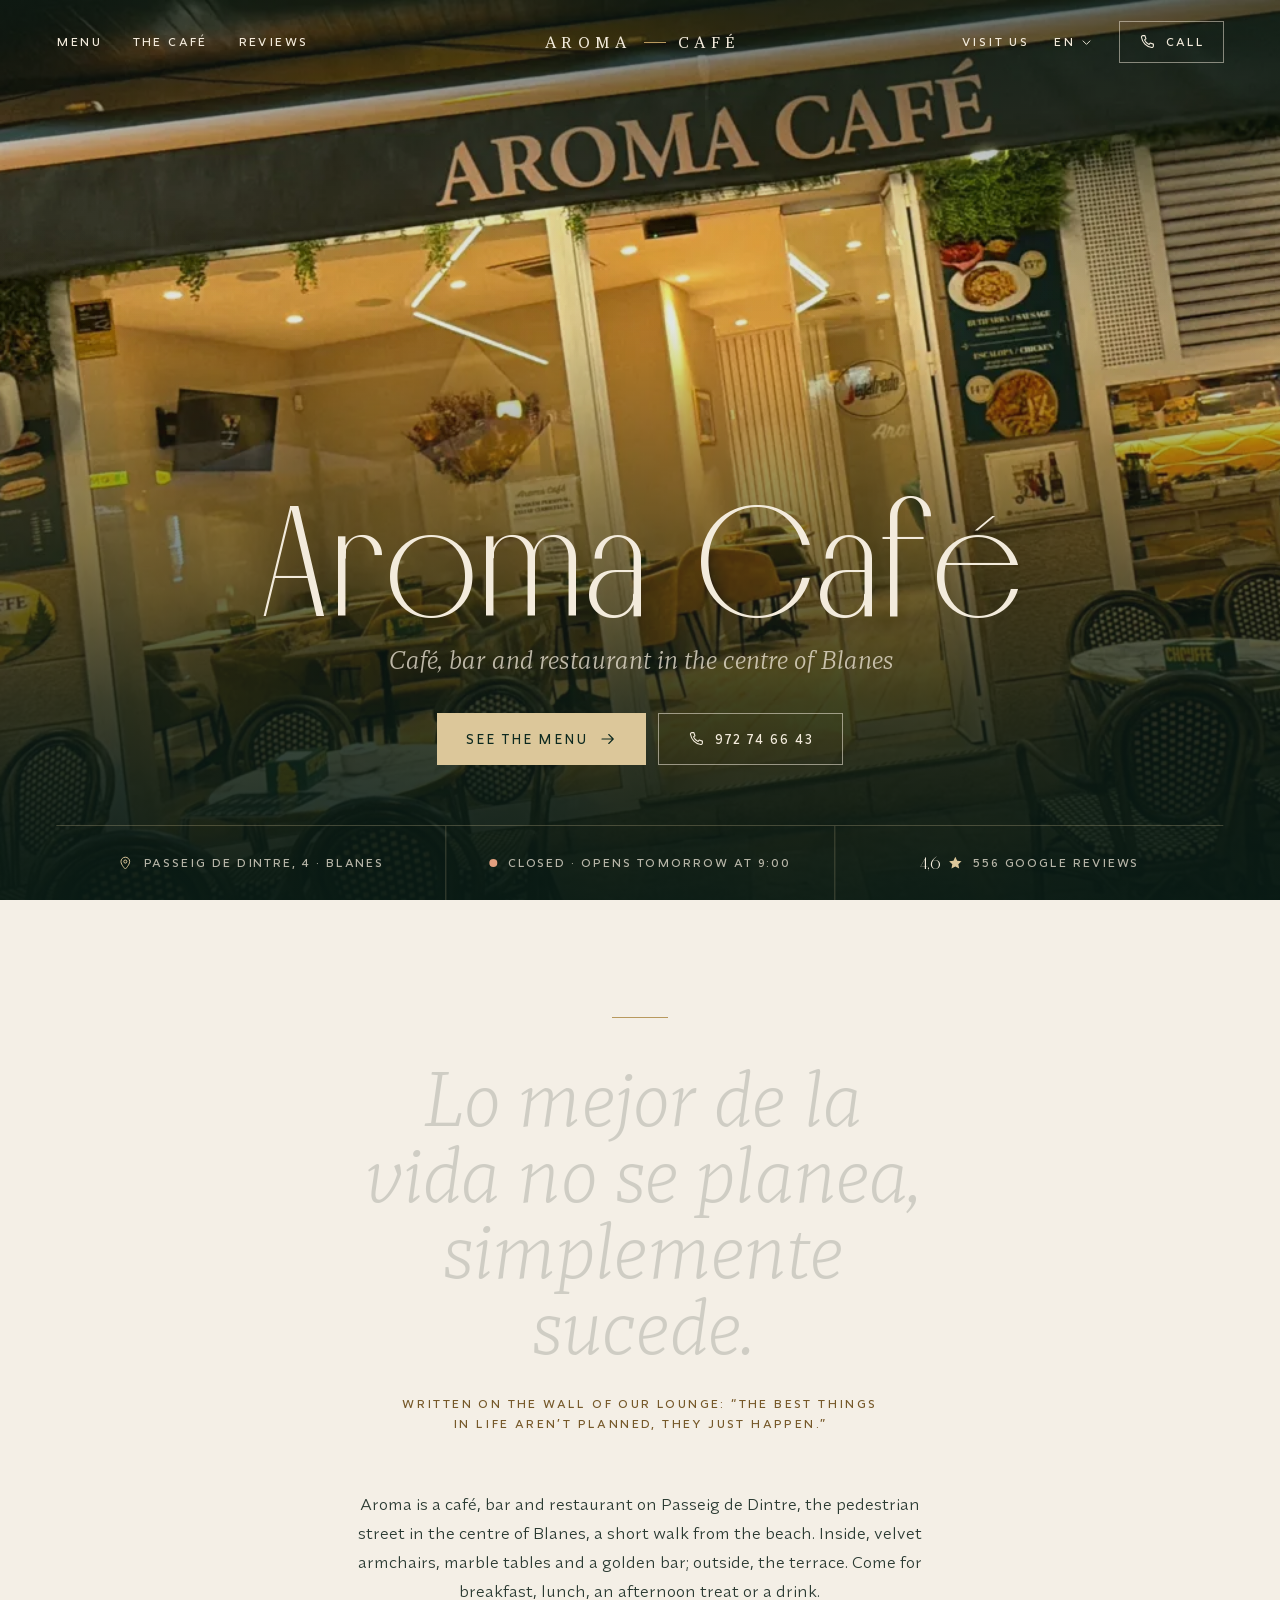
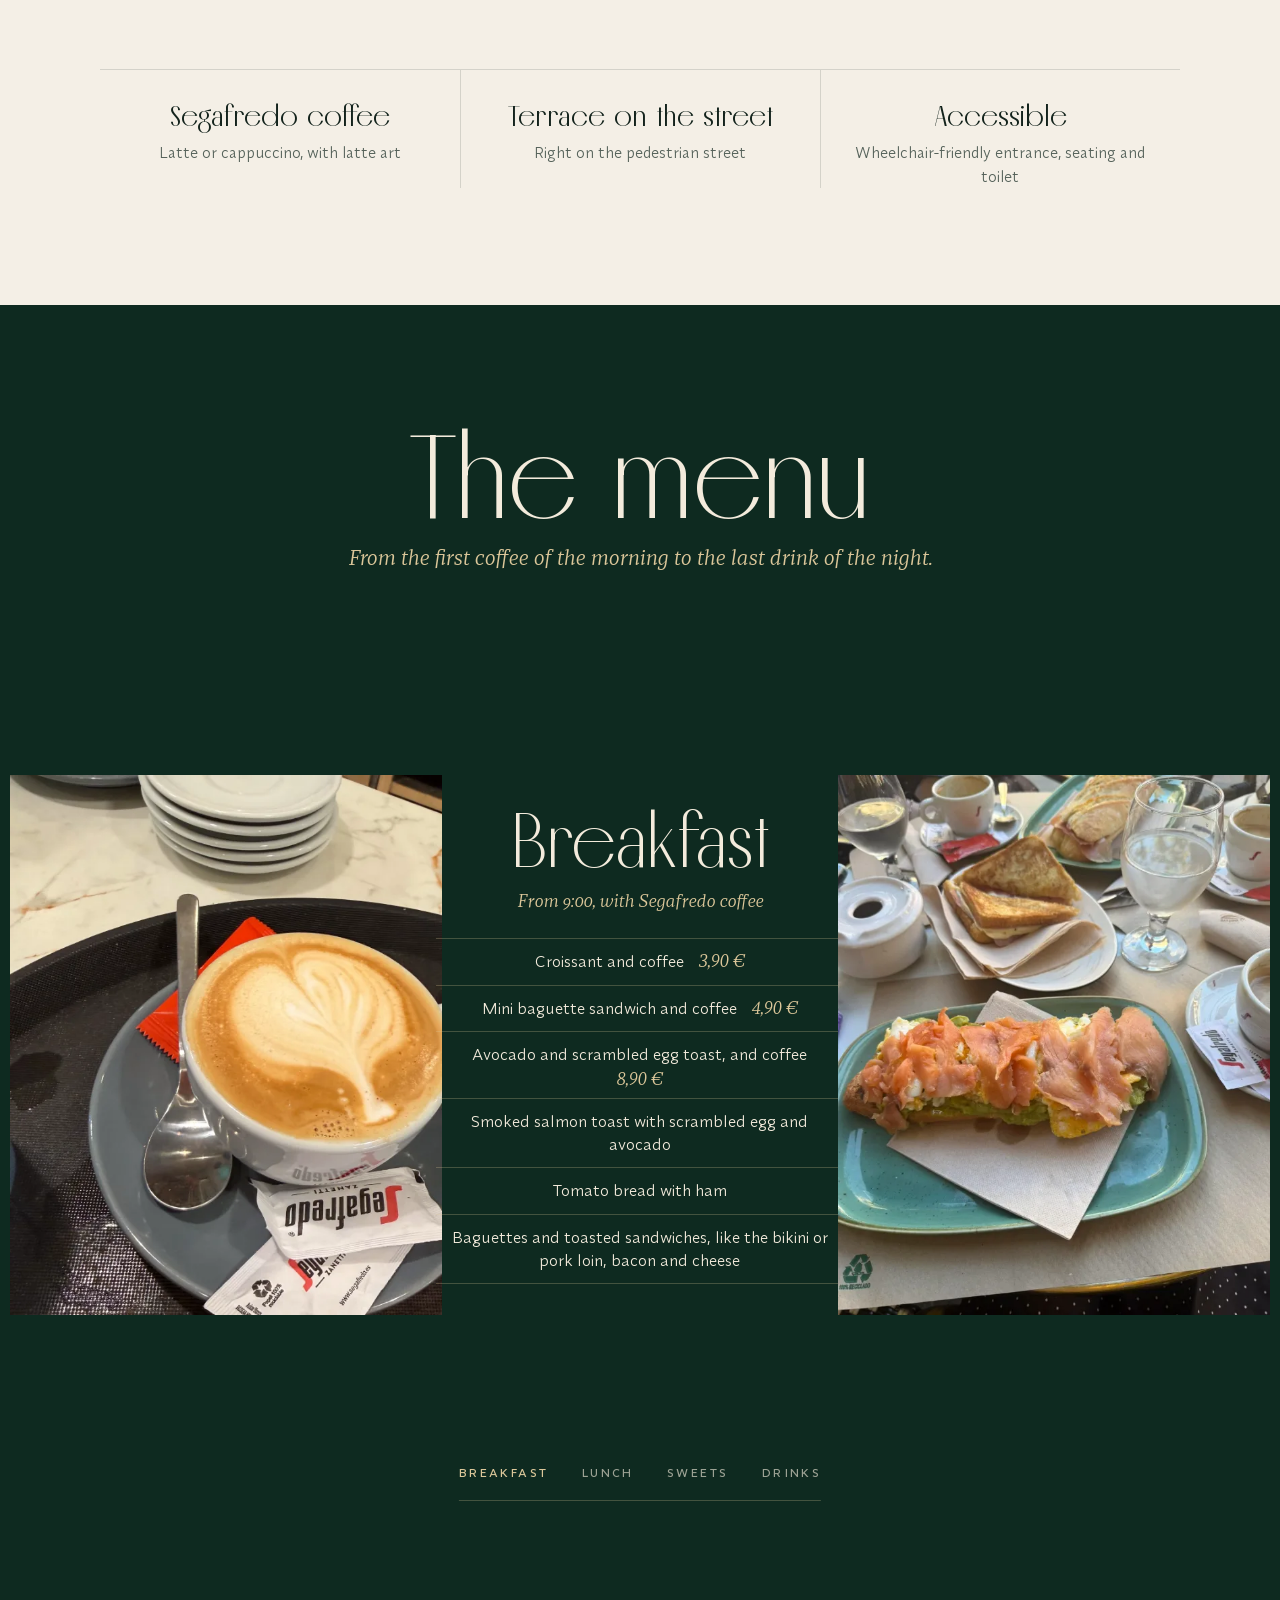
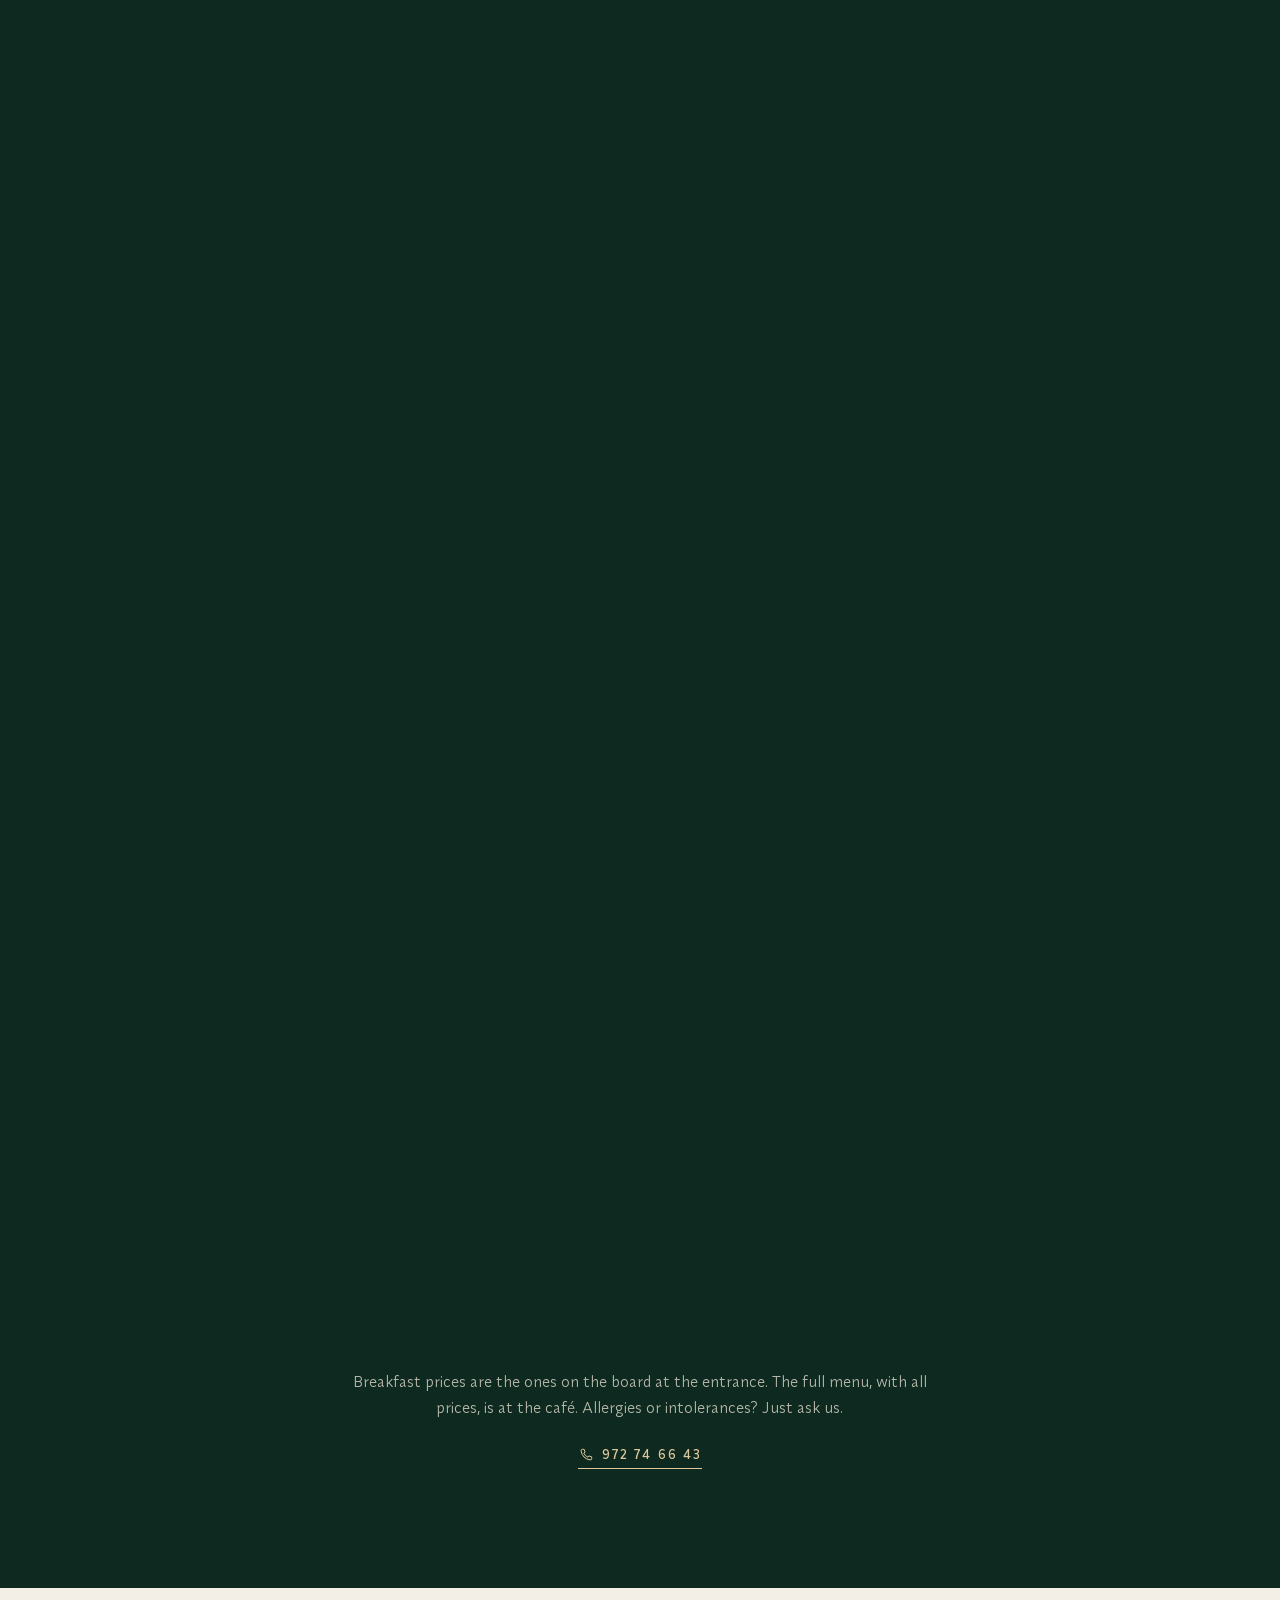
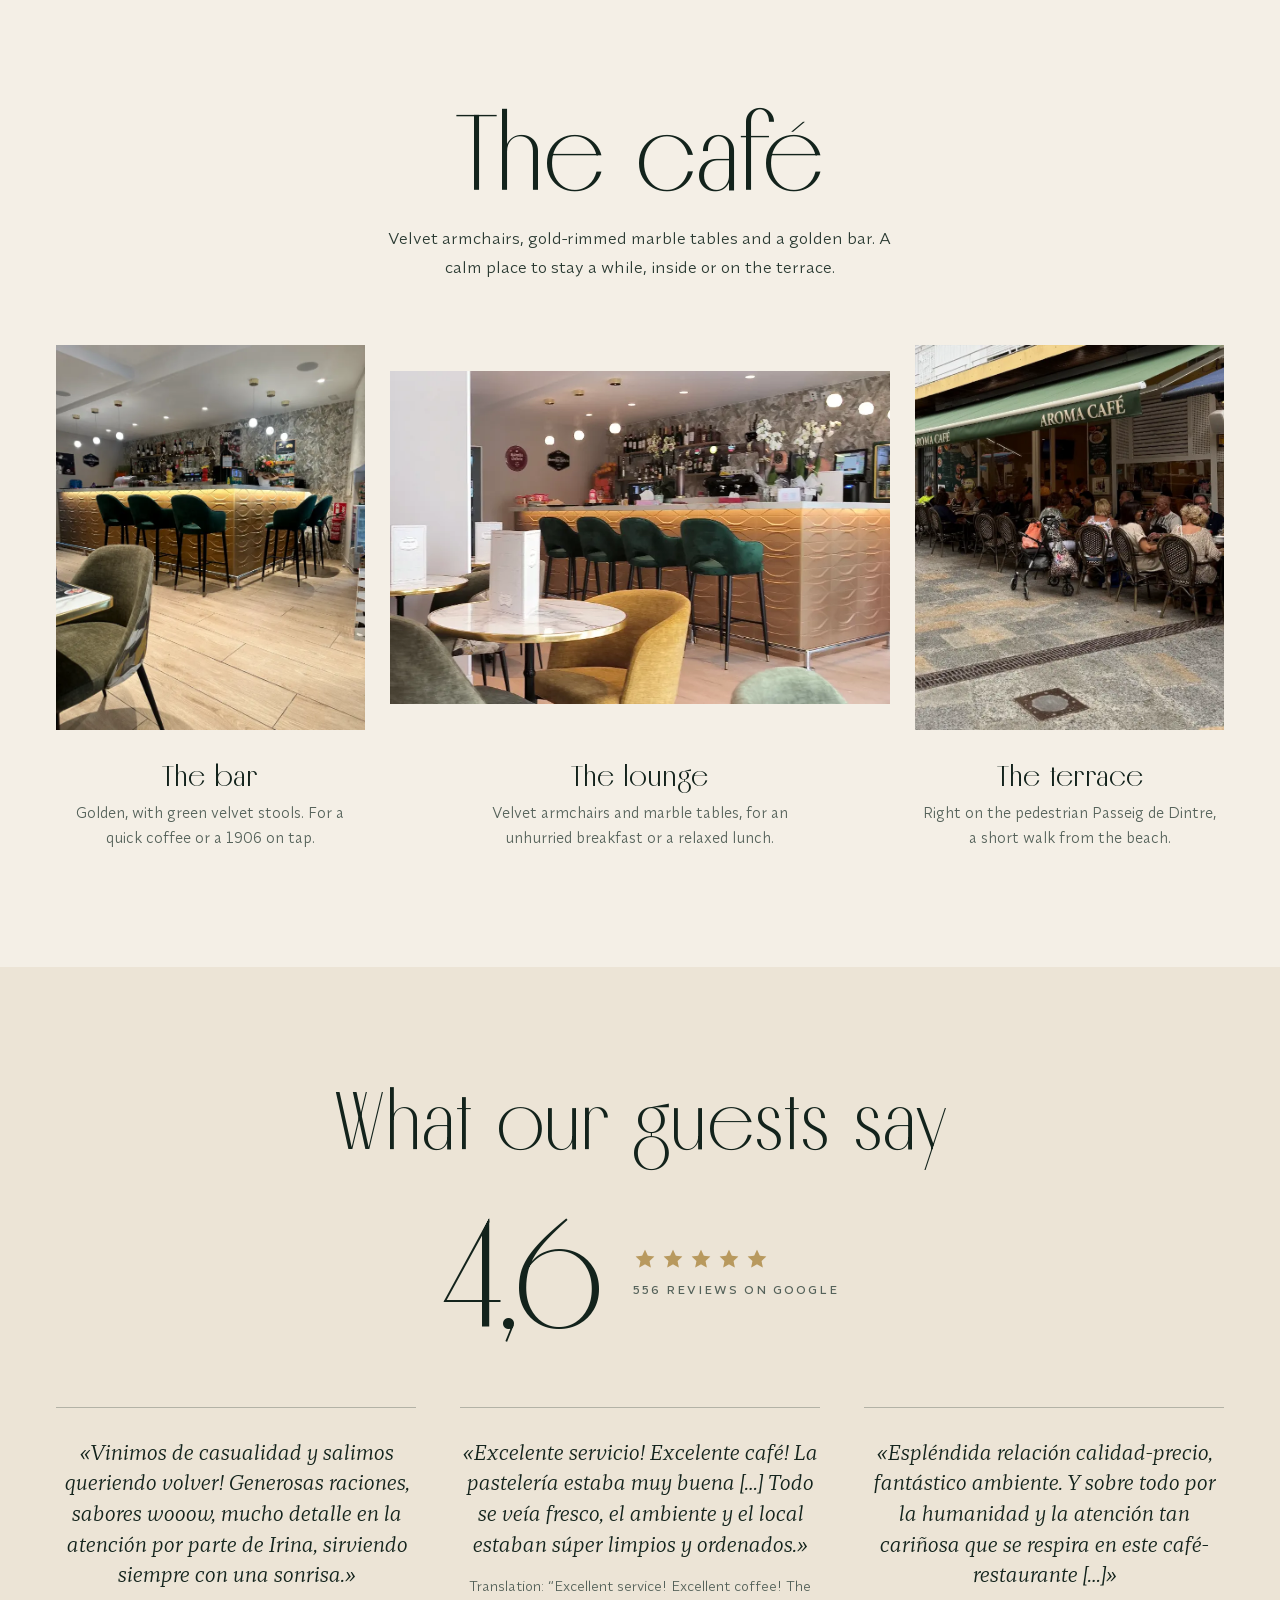
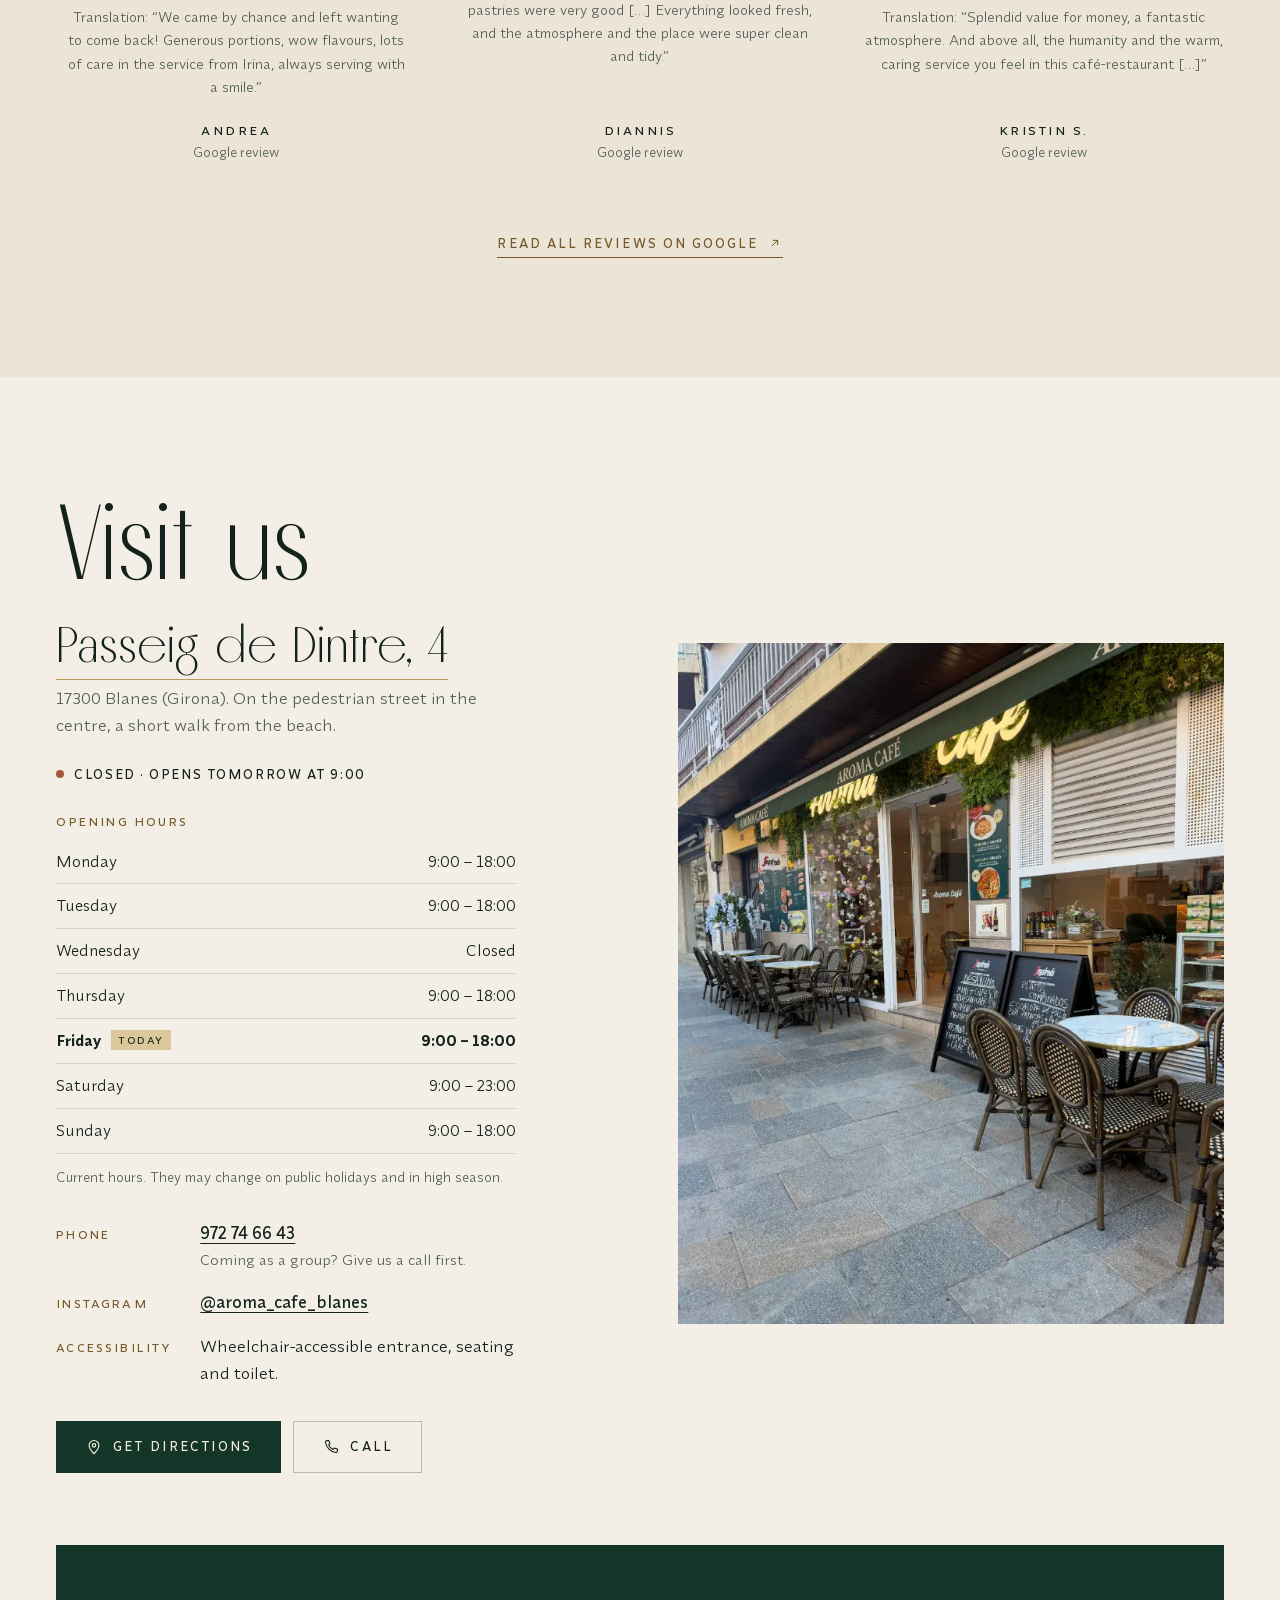
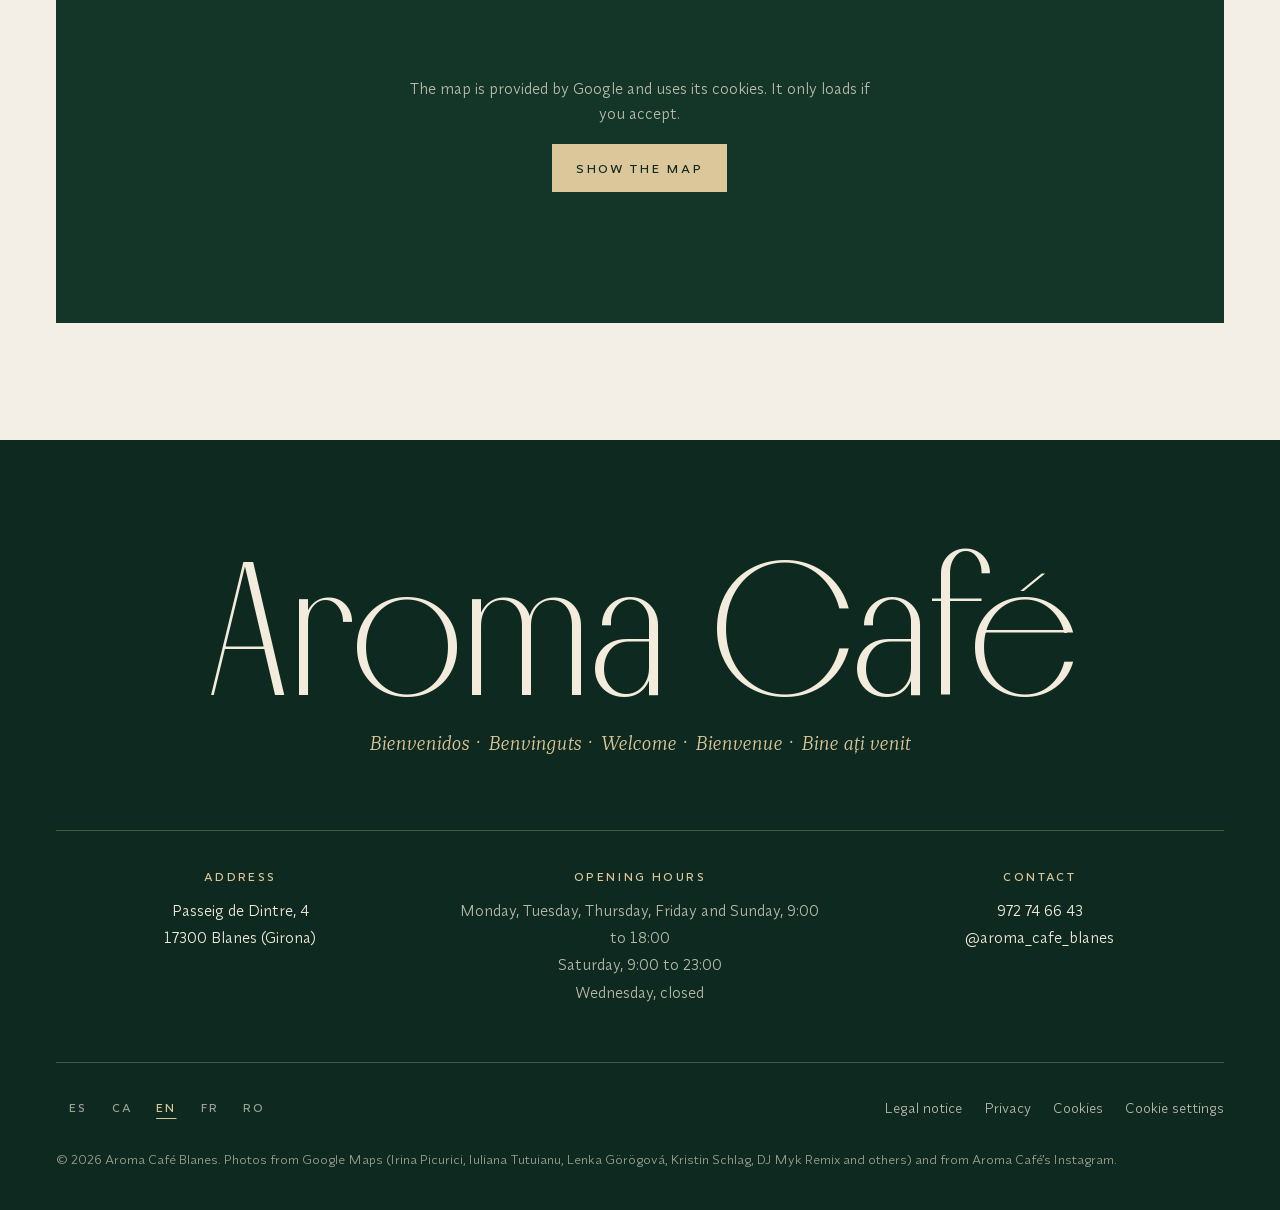
<file: index.html>
<!doctype html>
<html lang="es">
<head>
<meta charset="utf-8">
<meta name="viewport" content="width=device-width, initial-scale=1, viewport-fit=cover">
<title>Aroma Café · Cafetería, bar y restaurante en el centro de Blanes</title>
<meta name="description" content="Aroma Café, en el Passeig de Dintre, 4, en el centro de Blanes. Café Segafredo, desayunos, bocadillos, tapas, postres y cócteles, con terraza en la calle peatonal. Teléfono 972 74 66 43.">
<meta name="theme-color" content="#0e2a20">
<link rel="canonical" href="https://mariovalentinopavel.github.io/aroma-cafe-blanes/">
<link rel="alternate" hreflang="es" href="https://mariovalentinopavel.github.io/aroma-cafe-blanes/?lang=es">
<link rel="alternate" hreflang="ca" href="https://mariovalentinopavel.github.io/aroma-cafe-blanes/?lang=ca">
<link rel="alternate" hreflang="en" href="https://mariovalentinopavel.github.io/aroma-cafe-blanes/?lang=en">
<link rel="alternate" hreflang="fr" href="https://mariovalentinopavel.github.io/aroma-cafe-blanes/?lang=fr">
<link rel="alternate" hreflang="ro" href="https://mariovalentinopavel.github.io/aroma-cafe-blanes/?lang=ro">
<link rel="alternate" hreflang="x-default" href="https://mariovalentinopavel.github.io/aroma-cafe-blanes/">
<meta property="og:type" content="website">
<meta property="og:site_name" content="Aroma Café Blanes">
<meta property="og:locale" content="es_ES">
<meta property="og:title" content="Aroma Café · Cafetería, bar y restaurante en Blanes">
<meta property="og:description" content="Desayunos, bocadillos, tapas, dulces y cócteles en el Passeig de Dintre, 4, con terraza en la calle peatonal.">
<meta property="og:url" content="https://mariovalentinopavel.github.io/aroma-cafe-blanes/">
<meta property="og:image" content="https://mariovalentinopavel.github.io/aroma-cafe-blanes/assets/share.jpg">
<meta property="og:image:width" content="1200">
<meta property="og:image:height" content="630">
<meta property="og:image:alt" content="La fachada de Aroma Café de noche, en el Passeig de Dintre de Blanes">
<meta name="twitter:card" content="summary_large_image">
<link rel="icon" href="favicon.svg" type="image/svg+xml">
<link rel="apple-touch-icon" href="assets/apple-touch-icon.png">
<link rel="preload" href="assets/fonts/melodrama-var.woff2" as="font" type="font/woff2" crossorigin>
<link rel="preload" href="assets/fonts/synonym-var.woff2" as="font" type="font/woff2" crossorigin>
<link rel="preload" href="assets/fonts/recia-var-italic.woff2" as="font" type="font/woff2" crossorigin>
<link rel="preload" as="image" type="image/webp" media="(orientation: landscape), (min-width: 1024px)" imagesrcset="assets/img/hero-noche-1280.webp 1280w, assets/img/hero-noche-1920.webp 1920w, assets/img/hero-noche-2560.webp 2560w" imagesizes="100vw">
<link rel="preload" as="image" type="image/webp" media="(orientation: portrait) and (max-width: 1023px)" imagesrcset="assets/img/hero-dia-720.webp 720w, assets/img/hero-dia-1080.webp 1080w" imagesizes="100vw">
<script>(function(h){h.classList.add('js');var rm=false;try{rm=matchMedia('(prefers-reduced-motion: reduce)').matches}catch(e){}h.classList.add(rm?'rm':'anim');setTimeout(function(){h.classList.add('ready')},4000)})(document.documentElement)</script>
<link rel="stylesheet" href="css/fonts.css?v=4">
<link rel="stylesheet" href="css/style.css?v=4">
<script type="application/ld+json">
{
  "@context": "https://schema.org",
  "@type": "CafeOrCoffeeShop",
  "name": "Aroma Café Blanes",
  "description": "Cafetería, bar y restaurante con terraza en el Passeig de Dintre, la calle peatonal del centro de Blanes.",
  "url": "https://mariovalentinopavel.github.io/aroma-cafe-blanes/",
  "image": "https://mariovalentinopavel.github.io/aroma-cafe-blanes/assets/share.jpg",
  "telephone": "+34 972 74 66 43",
  "servesCuisine": ["Desayunos", "Bocadillos", "Tapas", "Postres", "Cócteles"],
  "address": {
    "@type": "PostalAddress",
    "streetAddress": "Passeig de Dintre, 4",
    "postalCode": "17300",
    "addressLocality": "Blanes",
    "addressRegion": "Girona",
    "addressCountry": "ES"
  },
  "geo": { "@type": "GeoCoordinates", "latitude": 41.6731067, "longitude": 2.7910103 },
  "hasMap": "https://www.google.com/maps?cid=16147034185483989814",
  "openingHoursSpecification": [
    { "@type": "OpeningHoursSpecification", "dayOfWeek": ["Monday", "Tuesday", "Thursday", "Friday", "Sunday"], "opens": "09:00", "closes": "18:00" },
    { "@type": "OpeningHoursSpecification", "dayOfWeek": "Saturday", "opens": "09:00", "closes": "23:00" }
  ],
  "amenityFeature": [
    { "@type": "LocationFeatureSpecification", "name": "Terraza", "value": true },
    { "@type": "LocationFeatureSpecification", "name": "Accesible en silla de ruedas", "value": true }
  ],
  "sameAs": ["https://www.instagram.com/aroma_cafe_blanes/", "https://www.google.com/maps?cid=16147034185483989814"]
}
</script>
</head>
<body>
<svg class="sprite" aria-hidden="true" focusable="false">
  <symbol id="i-phone" viewBox="0 0 24 24"><path d="M6.6 3.5h2.6l1.4 4.3-1.9 1.4a11.5 11.5 0 0 0 6.1 6.1l1.4-1.9 4.3 1.4v2.6a2 2 0 0 1-2.2 2A16.6 16.6 0 0 1 4.6 5.7a2 2 0 0 1 2-2.2Z" fill="none" stroke="currentColor" stroke-width="1.5" stroke-linejoin="round"/></symbol>
  <symbol id="i-pin" viewBox="0 0 24 24"><path d="M12 21s-6.5-6.2-6.5-11.2a6.5 6.5 0 0 1 13 0C18.5 14.8 12 21 12 21Z" fill="none" stroke="currentColor" stroke-width="1.5" stroke-linejoin="round"/><circle cx="12" cy="9.8" r="2.3" fill="none" stroke="currentColor" stroke-width="1.5"/></symbol>
  <symbol id="i-arrow" viewBox="0 0 24 24"><path d="M4 12h15m-6-6 6 6-6 6" fill="none" stroke="currentColor" stroke-width="1.5" stroke-linecap="round" stroke-linejoin="round"/></symbol>
  <symbol id="i-out" viewBox="0 0 24 24"><path d="M8 16 16 8m-6.5 0H16v6.5" fill="none" stroke="currentColor" stroke-width="1.5" stroke-linecap="round" stroke-linejoin="round"/></symbol>
  <symbol id="i-star" viewBox="0 0 24 24"><path d="M12 2.8l2.8 6 6.5.75-4.8 4.45 1.27 6.42L12 17.2l-5.77 3.22 1.27-6.42-4.8-4.45 6.5-.75L12 2.8Z" fill="currentColor"/></symbol>
  <symbol id="i-ig" viewBox="0 0 24 24"><rect x="3.5" y="3.5" width="17" height="17" rx="5" fill="none" stroke="currentColor" stroke-width="1.5"/><circle cx="12" cy="12" r="4" fill="none" stroke="currentColor" stroke-width="1.5"/><circle cx="17.3" cy="6.7" r="1.05" fill="currentColor"/></symbol>
  <symbol id="i-chev" viewBox="0 0 24 24"><path d="m6.5 9.5 5.5 5.5 5.5-5.5" fill="none" stroke="currentColor" stroke-width="1.5" stroke-linecap="round" stroke-linejoin="round"/></symbol>
  <symbol id="i-access" viewBox="0 0 24 24"><circle cx="12" cy="4.6" r="1.7" fill="currentColor"/><path d="M9.2 8.6h5.6M12 8.6v5.4h4.3l2 5M9.4 11.4a5.3 5.3 0 1 0 6.9 6.5" fill="none" stroke="currentColor" stroke-width="1.5" stroke-linecap="round" stroke-linejoin="round"/></symbol>
</svg>

<a class="skip" href="#main" data-i18n="skip">Saltar al contenido</a>

<header class="top" data-top>
  <div class="top-in">
    <nav class="top-nav" aria-label="Principal" data-i18n-attr="aria-label:navL">
      <a href="#carta" data-nav="carta" data-i18n="nCarta">La carta</a>
      <a href="#local" data-nav="local" data-i18n="nLocal">El local</a>
      <a href="#opiniones" data-nav="opiniones" data-i18n="nOpin">Opiniones</a>
    </nav>
    <a class="brand" href="#inicio" aria-label="Aroma Café, inicio" data-i18n-attr="aria-label:homeL"><span class="brand-w">Aroma</span><span class="brand-r" aria-hidden="true"></span><span class="brand-w">Café</span></a>
    <div class="top-act">
      <a class="top-link" href="#visita" data-nav="visita" data-i18n="nVisita">Visítanos</a>
      <div class="lang" data-lang-menu>
        <button type="button" class="lang-btn" aria-expanded="false" aria-controls="lang-list" aria-label="Idioma" data-i18n-attr="aria-label:langL"><span data-lang-cur>ES</span><svg aria-hidden="true"><use href="#i-chev"/></svg></button>
        <ul class="lang-list" id="lang-list" hidden>
          <li><button type="button" data-lang="es" lang="es">Español</button></li>
          <li><button type="button" data-lang="ca" lang="ca">Català</button></li>
          <li><button type="button" data-lang="en" lang="en">English</button></li>
          <li><button type="button" data-lang="fr" lang="fr">Français</button></li>
          <li><button type="button" data-lang="ro" lang="ro">Română</button></li>
        </ul>
      </div>
      <a class="btn btn-line btn-sm top-call" href="tel:+34972746643"><svg aria-hidden="true"><use href="#i-phone"/></svg><span data-i18n="call">Llamar</span></a>
      <button class="menu-btn" type="button" aria-expanded="false" aria-controls="menu"><span class="menu-i" aria-hidden="true"><i></i><i></i></span><span class="sr" data-i18n="menu">Menú</span></button>
    </div>
  </div>
</header>

<div class="menu" id="menu" hidden>
  <nav class="menu-nav" aria-label="Menú" data-i18n-attr="aria-label:menu">
    <a href="#carta" data-i18n="nCarta">La carta</a>
    <a href="#local" data-i18n="nLocal">El local</a>
    <a href="#opiniones" data-i18n="nOpin">Opiniones</a>
    <a href="#visita" data-i18n="nVisita">Visítanos</a>
  </nav>
  <div class="menu-foot">
    <p class="now now-l" data-now><i aria-hidden="true"></i><span data-now-txt>Horario de hoy</span></p>
    <div class="langs" role="group" aria-label="Idioma" data-i18n-attr="aria-label:langL">
      <button type="button" data-lang="es" lang="es" aria-label="Español">ES</button><button type="button" data-lang="ca" lang="ca" aria-label="Català">CA</button><button type="button" data-lang="en" lang="en" aria-label="English">EN</button><button type="button" data-lang="fr" lang="fr" aria-label="Français">FR</button><button type="button" data-lang="ro" lang="ro" aria-label="Română">RO</button>
    </div>
    <a class="btn btn-brass" href="tel:+34972746643"><svg aria-hidden="true"><use href="#i-phone"/></svg>972 74 66 43</a>
  </div>
</div>

<main id="main">

<!-- ===================== PORTADA ===================== -->
<section class="hero" id="inicio" aria-labelledby="hero-h">
  <div class="hero-media">
    <picture>
      <source media="(orientation: portrait) and (max-width: 1023px)" type="image/webp" srcset="assets/img/hero-dia-720.webp 720w, assets/img/hero-dia-1080.webp 1080w" sizes="100vw">
      <img src="assets/img/hero-noche-1920.webp" srcset="assets/img/hero-noche-1280.webp 1280w, assets/img/hero-noche-1920.webp 1920w, assets/img/hero-noche-2560.webp 2560w" sizes="100vw" width="1920" height="1080" fetchpriority="high" decoding="async" alt="La fachada de Aroma Café en el Passeig de Dintre, con su toldo verde y el salón iluminado" data-i18n-attr="alt:heroAlt">
    </picture>
  </div>
  <div class="hero-shade" aria-hidden="true"></div>
  <div class="hero-in">
    <h1 class="hero-h" id="hero-h">
      <span class="hero-brand" data-split>Aroma Café</span>
      <span class="hero-sub" data-i18n="hSub">Cafetería, bar y restaurante en el centro de Blanes</span>
    </h1>
    <div class="hero-cta">
      <a class="btn btn-brass" href="#carta"><span data-i18n="hCta">Ver la carta</span><svg aria-hidden="true"><use href="#i-arrow"/></svg></a>
      <a class="btn btn-line-l" href="tel:+34972746643"><svg aria-hidden="true"><use href="#i-phone"/></svg><span>972 74 66 43</span></a>
    </div>
  </div>
  <ul class="hero-facts">
    <li class="hf-addr"><svg aria-hidden="true"><use href="#i-pin"/></svg><span>Passeig de Dintre, 4 · Blanes</span></li>
    <li class="hf-now"><span class="now" data-now><i aria-hidden="true"></i><span data-now-txt>Horario de hoy</span></span></li>
    <li class="hf-rate"><b>4,6</b><svg aria-hidden="true"><use href="#i-star"/></svg><span data-i18n="hRate">556 opiniones en Google</span></li>
  </ul>
</section>

<!-- ===================== BIENVENIDA ===================== -->
<section class="intro" id="bienvenida" aria-labelledby="intro-h">
  <div class="wrap">
    <h2 class="sr" id="intro-h" data-i18n="introH">Bienvenidos a Aroma Café</h2>
    <span class="rule" aria-hidden="true"></span>
    <figure class="motto">
      <blockquote lang="es"><p class="motto-t" data-words>Lo mejor de la vida no se planea, simplemente sucede.</p></blockquote>
      <figcaption data-i18n="mottoCap">Escrito en la pared de nuestro salón</figcaption>
    </figure>
    <p class="intro-p" data-i18n="introP">Aroma es una cafetería, bar y restaurante en el Passeig de Dintre, la calle peatonal del centro de Blanes, a un paso de la playa. Dentro, sillones de terciopelo, mesas de mármol y una barra dorada; fuera, la terraza. Para desayunar, comer, merendar o tomar algo.</p>
    <ul class="facts">
      <li><b data-i18n="f1b">Café Segafredo</b><span data-i18n="f1s">Con leche o capuchino, con su dibujo</span></li>
      <li><b data-i18n="f2b">Terraza en la calle</b><span data-i18n="f2s">En pleno paseo peatonal</span></li>
      <li><b data-i18n="f3b">Accesible</b><span data-i18n="f3s">Entrada, sala y aseo para silla de ruedas</span></li>
    </ul>
  </div>
</section>

<!-- ===================== LA CARTA (momento: capítulos fijos) ===================== -->
<section class="carta" id="carta" aria-labelledby="carta-h">
  <header class="carta-head wrap">
    <h2 id="carta-h" data-i18n="cartaH">La carta</h2>
    <p data-i18n="cartaP">Del primer café de la mañana a la última copa de la noche.</p>
  </header>

  <div class="chapters" data-chapters>
    <div class="ch-stage">
      <article class="ch" id="ch-desayunos" aria-labelledby="c1-h" data-ch>
        <figure class="ch-ph ch-ph-a"><img src="assets/img/carta-cafe-640.webp" srcset="assets/img/carta-cafe-640.webp 640w, assets/img/carta-cafe-1000.webp 1000w" sizes="(min-width: 1024px) 27vw, 50vw" width="1000" height="1250" loading="lazy" decoding="async" alt="Café con leche con un corazón dibujado en la espuma, sobre una mesa de mármol" data-i18n-attr="alt:a1a"></figure>
        <div class="ch-txt">
          <h3 class="ch-h" id="c1-h" data-i18n="c1h">Desayunos</h3>
          <p class="ch-sub" data-i18n="c1s">Desde las 9:00, con café Segafredo</p>
          <ul class="ch-list">
            <li><span data-i18n="c1i1">Cruasán y café</span><b class="pr">3,90 €</b></li>
            <li><span data-i18n="c1i2">Bocadillo mini y café</span><b class="pr">4,90 €</b></li>
            <li><span data-i18n="c1i3">Tostada con aguacate y huevo revuelto, y café</span><b class="pr">8,90 €</b></li>
            <li><span data-i18n="c1i4">Tostada de salmón ahumado, huevo revuelto y aguacate</span></li>
            <li><span data-i18n="c1i5">Pan con tomate y jamón</span></li>
            <li><span data-i18n="c1i6">Bocadillos y sándwiches, como el bikini o el de lomo, bacon y queso</span></li>
          </ul>
        </div>
        <figure class="ch-ph ch-ph-b"><img src="assets/img/carta-tostada-640.webp" srcset="assets/img/carta-tostada-640.webp 640w, assets/img/carta-tostada-1000.webp 1000w" sizes="(min-width: 1024px) 27vw, 50vw" width="1000" height="1250" loading="lazy" decoding="async" alt="Tostada de salmón ahumado con huevo revuelto y aguacate, con cafés en la terraza" data-i18n-attr="alt:a1b"></figure>
      </article>

      <article class="ch" id="ch-comer" aria-labelledby="c2-h" data-ch>
        <figure class="ch-ph ch-ph-a"><img src="assets/img/carta-pulpo-640.webp" srcset="assets/img/carta-pulpo-640.webp 640w, assets/img/carta-pulpo-1000.webp 1000w" sizes="(min-width: 1024px) 27vw, 50vw" width="1000" height="1250" loading="lazy" decoding="async" alt="Pulpo a la gallega con pimentón y aceite de oliva" data-i18n-attr="alt:a2a"></figure>
        <div class="ch-txt">
          <h3 class="ch-h" id="c2-h" data-i18n="c2h">Comidas</h3>
          <p class="ch-sub" data-i18n="c2s">Platos combinados, tapas y raciones</p>
          <ul class="ch-list">
            <li><span data-i18n="c2i1">Escalopa de pollo con patatas y ensalada</span></li>
            <li><span data-i18n="c2i2">Butifarra con judías, pan con tomate y alioli</span></li>
            <li><span data-i18n="c2i3">Huevos rotos con jamón ibérico</span></li>
            <li><span data-i18n="c2i4">Pulpo a la gallega</span></li>
            <li><span data-i18n="c2i5">Calamares</span></li>
            <li><span data-i18n="c2i6">Tapas y raciones para compartir</span></li>
          </ul>
        </div>
        <figure class="ch-ph ch-ph-b"><img src="assets/img/carta-escalopa-640.webp" srcset="assets/img/carta-escalopa-640.webp 640w, assets/img/carta-escalopa-1000.webp 1000w" sizes="(min-width: 1024px) 27vw, 50vw" width="1000" height="1250" loading="lazy" decoding="async" alt="Escalopa de pollo con patatas fritas y ensalada en una mesa de mármol" data-i18n-attr="alt:a2b"></figure>
      </article>

      <article class="ch" id="ch-dulces" aria-labelledby="c3-h" data-ch>
        <figure class="ch-ph ch-ph-a"><img src="assets/img/carta-dulces-640.webp" srcset="assets/img/carta-dulces-640.webp 640w, assets/img/carta-dulces-1000.webp 1000w" sizes="(min-width: 1024px) 27vw, 50vw" width="1000" height="1250" loading="lazy" decoding="async" alt="Copa de fresas con nata y coulant de chocolate con nata y helado de vainilla" data-i18n-attr="alt:a3a"></figure>
        <div class="ch-txt">
          <h3 class="ch-h" id="c3-h" data-i18n="c3h">Dulces</h3>
          <p class="ch-sub" data-i18n="c3s">Para merendar o de postre</p>
          <ul class="ch-list">
            <li><span data-i18n="c3i1">Copa de fresas con nata</span></li>
            <li><span data-i18n="c3i2">Coulant de chocolate con nata y helado</span></li>
            <li><span data-i18n="c3i3">Tarta de queso con frutos rojos</span></li>
            <li><span data-i18n="c3i4">Carrot cake</span></li>
            <li><span data-i18n="c3i5">Pastelería para acompañar el café</span></li>
          </ul>
        </div>
        <figure class="ch-ph ch-ph-b"><img src="assets/img/carta-tarta-640.webp" srcset="assets/img/carta-tarta-640.webp 640w, assets/img/carta-tarta-1000.webp 1000w" sizes="(min-width: 1024px) 27vw, 50vw" width="1000" height="1250" loading="lazy" decoding="async" alt="Porciones de tarta de queso con frutos rojos y nata" data-i18n-attr="alt:a3b"></figure>
      </article>

      <article class="ch" id="ch-copas" aria-labelledby="c4-h" data-ch>
        <figure class="ch-ph ch-ph-a"><img src="assets/img/carta-mojito-640.webp" srcset="assets/img/carta-mojito-640.webp 640w, assets/img/carta-mojito-1000.webp 1000w" sizes="(min-width: 1024px) 27vw, 50vw" width="1000" height="1250" loading="lazy" decoding="async" alt="Mojito de fresa y una copa de cerveza La Chouffe" data-i18n-attr="alt:a4a"></figure>
        <div class="ch-txt">
          <h3 class="ch-h" id="c4-h" data-i18n="c4h">Copas</h3>
          <p class="ch-sub" data-i18n="c4s">Cócteles y cervezas. Los sábados, hasta las 23:00</p>
          <ul class="ch-list">
            <li><span data-i18n="c4i1">Mojito de fresa</span></li>
            <li><span data-i18n="c4i2">Sangría</span></li>
            <li><span data-i18n="c4i3">Estrella Galicia 1906 Reserva Especial, de barril</span></li>
            <li><span data-i18n="c4i4">La Chouffe</span></li>
            <li><span data-i18n="c4i5">Cócteles</span></li>
          </ul>
        </div>
        <figure class="ch-ph ch-ph-b"><img src="assets/img/carta-1906-640.webp" srcset="assets/img/carta-1906-640.webp 640w, assets/img/carta-1906-1000.webp 1000w" sizes="(min-width: 1024px) 27vw, 50vw" width="1000" height="1250" loading="lazy" decoding="async" alt="El grifo de Estrella Galicia 1906 Reserva Especial en la barra" data-i18n-attr="alt:a4b"></figure>
      </article>
    </div>

    <nav class="ch-index" aria-label="Partes de la carta" data-i18n-attr="aria-label:chNavL">
      <a href="#ch-desayunos" data-i18n="c1h">Desayunos</a>
      <a href="#ch-comer" data-i18n="c2h">Comidas</a>
      <a href="#ch-dulces" data-i18n="c3h">Dulces</a>
      <a href="#ch-copas" data-i18n="c4h">Copas</a>
      <span class="ch-bar" aria-hidden="true"><i></i></span>
    </nav>
  </div>

  <div class="carta-foot wrap">
    <p data-i18n="cartaNote">Los precios de los desayunos son los de la pizarra de la entrada. La carta completa, con todos los precios, está en el local. ¿Alergias o intolerancias? Pregúntanos.</p>
    <a class="lnk" href="tel:+34972746643"><svg aria-hidden="true"><use href="#i-phone"/></svg>972 74 66 43</a>
  </div>
</section>

<!-- ===================== EL LOCAL ===================== -->
<section class="local" id="local" aria-labelledby="local-h">
  <div class="wrap">
    <header class="sec-head">
      <h2 id="local-h" data-i18n="localH">El local</h2>
      <p data-i18n="localP">Sillones de terciopelo, mesas de mármol con canto dorado y una barra dorada. Un sitio tranquilo para quedarse, dentro o en la terraza.</p>
    </header>
    <div class="trio">
      <figure class="trio-ph trio-a"><img src="assets/img/local-barra-700.webp" srcset="assets/img/local-barra-700.webp 700w, assets/img/local-barra-1000.webp 1000w" sizes="(min-width: 1024px) 26vw, (min-width: 640px) 31vw, 100vw" width="1000" height="1250" loading="lazy" decoding="async" alt="La barra dorada de Aroma Café con taburetes de terciopelo verde" data-i18n-attr="alt:l1a"></figure>
      <figure class="trio-ph trio-b"><img src="assets/img/local-salon-1200.webp" srcset="assets/img/local-salon-800.webp 800w, assets/img/local-salon-1200.webp 1200w, assets/img/local-salon-1800.webp 1800w" sizes="(min-width: 1024px) 40vw, (min-width: 640px) 38vw, 100vw" width="1800" height="1200" loading="lazy" decoding="async" alt="El salón, con sillones de terciopelo mostaza y verde, mesas de mármol y la barra al fondo" data-i18n-attr="alt:l2a"></figure>
      <figure class="trio-ph trio-c"><img src="assets/img/local-terraza-700.webp" srcset="assets/img/local-terraza-700.webp 700w, assets/img/local-terraza-1000.webp 1000w" sizes="(min-width: 1024px) 26vw, (min-width: 640px) 31vw, 100vw" width="1000" height="1250" loading="lazy" decoding="async" alt="La terraza llena de gente bajo el toldo verde de Aroma Café" data-i18n-attr="alt:l3a"></figure>
    </div>
    <ul class="trio-txt">
      <li><h3 data-i18n="l1h">La barra</h3><p data-i18n="l1p">Dorada, con taburetes de terciopelo verde. Para un café rápido o una 1906 de barril.</p></li>
      <li><h3 data-i18n="l2h">El salón</h3><p data-i18n="l2p">Sillones de terciopelo y mesas de mármol, para desayunar sin prisa o comer con calma.</p></li>
      <li><h3 data-i18n="l3h">La terraza</h3><p data-i18n="l3p">En plena calle peatonal del Passeig de Dintre, a un paso de la playa.</p></li>
    </ul>
  </div>
</section>

<!-- ===================== OPINIONES ===================== -->
<section class="opin" id="opiniones" aria-labelledby="opin-h">
  <div class="wrap">
    <header class="sec-head">
      <h2 id="opin-h" data-i18n="opinH">Lo que dicen de nosotros</h2>
    </header>
    <div class="score">
      <p class="score-n">4,6</p>
      <div class="score-r">
        <p class="stars" role="img" aria-label="4,6 de 5 estrellas" data-i18n-attr="aria-label:starsL"><span class="stars-off"><svg><use href="#i-star"/></svg><svg><use href="#i-star"/></svg><svg><use href="#i-star"/></svg><svg><use href="#i-star"/></svg><svg><use href="#i-star"/></svg></span><span class="stars-on"><svg><use href="#i-star"/></svg><svg><use href="#i-star"/></svg><svg><use href="#i-star"/></svg><svg><use href="#i-star"/></svg><svg><use href="#i-star"/></svg></span></p>
        <p class="score-c" data-i18n="opinN">556 opiniones en Google</p>
      </div>
    </div>
    <div class="quotes">
      <figure class="q">
        <blockquote lang="es"><p>«Vinimos de casualidad y salimos queriendo volver! Generosas raciones, sabores wooow, mucho detalle en la atención por parte de Irina, sirviendo siempre con una sonrisa.»</p></blockquote>
        <p class="q-tr" data-i18n="q1t"></p>
        <figcaption><b>Andrea</b><span data-i18n="qSrc">Reseña en Google</span></figcaption>
      </figure>
      <figure class="q">
        <blockquote lang="es"><p>«Excelente servicio! Excelente café! La pastelería estaba muy buena […] Todo se veía fresco, el ambiente y el local estaban súper limpios y ordenados.»</p></blockquote>
        <p class="q-tr" data-i18n="q2t"></p>
        <figcaption><b>Diannis</b><span data-i18n="qSrc">Reseña en Google</span></figcaption>
      </figure>
      <figure class="q">
        <blockquote lang="es"><p>«Espléndida relación calidad-precio, fantástico ambiente. Y sobre todo por la humanidad y la atención tan cariñosa que se respira en este café-restaurante […]»</p></blockquote>
        <p class="q-tr" data-i18n="q3t"></p>
        <figcaption><b>Kristin S.</b><span data-i18n="qSrc">Reseña en Google</span></figcaption>
      </figure>
    </div>
    <p class="opin-more"><a class="lnk" href="https://www.google.com/maps?cid=16147034185483989814" target="_blank" rel="noopener"><span data-i18n="opinMore">Leer todas las opiniones en Google</span><svg aria-hidden="true"><use href="#i-out"/></svg></a></p>
  </div>
</section>

<!-- ===================== VISÍTANOS ===================== -->
<section class="visita" id="visita" aria-labelledby="visita-h">
  <div class="wrap visita-grid">
    <div class="visita-txt">
      <h2 id="visita-h" data-i18n="visitaH">Visítanos</h2>
      <p class="addr"><a href="https://www.google.com/maps/search/?api=1&amp;query=Aroma%20caf%C3%A9%20Blanes%2C%20Passeig%20de%20Dintre%204%2C%2017300%20Blanes" target="_blank" rel="noopener">Passeig de Dintre, 4</a></p>
      <p class="addr-sub" data-i18n="addrSub">17300 Blanes (Girona). En la calle peatonal del centro, a un paso de la playa.</p>
      <p class="now now-d" data-now><i aria-hidden="true"></i><span data-now-txt>Horario de hoy</span></p>
      <div class="hours">
        <h3 class="hours-h" data-i18n="hoursH">Horario</h3>
        <table class="hours-t" data-hours>
          <tbody>
            <tr data-day="1"><th scope="row">Lunes</th><td>9:00 – 18:00</td></tr>
            <tr data-day="2"><th scope="row">Martes</th><td>9:00 – 18:00</td></tr>
            <tr data-day="3"><th scope="row">Miércoles</th><td>Cerrado</td></tr>
            <tr data-day="4"><th scope="row">Jueves</th><td>9:00 – 18:00</td></tr>
            <tr data-day="5"><th scope="row">Viernes</th><td>9:00 – 18:00</td></tr>
            <tr data-day="6"><th scope="row">Sábado</th><td>9:00 – 23:00</td></tr>
            <tr data-day="0"><th scope="row">Domingo</th><td>9:00 – 18:00</td></tr>
          </tbody>
        </table>
        <p class="hours-note" data-i18n="hoursNote">Horario actual. En festivos y en temporada alta puede cambiar.</p>
      </div>
      <dl class="info">
        <div><dt data-i18n="vTel">Teléfono</dt><dd><a href="tel:+34972746643">972 74 66 43</a><span data-i18n="vTelP">¿Venís en grupo? Llámanos antes.</span></dd></div>
        <div><dt>Instagram</dt><dd><a href="https://www.instagram.com/aroma_cafe_blanes/" target="_blank" rel="noopener">@aroma_cafe_blanes</a></dd></div>
        <div><dt data-i18n="vAcc">Accesibilidad</dt><dd data-i18n="vAccP">Entrada, sala y aseo accesibles en silla de ruedas.</dd></div>
      </dl>
      <div class="btns">
        <a class="btn btn-em" href="https://www.google.com/maps/dir/?api=1&amp;destination=Aroma%20caf%C3%A9%20Blanes%2C%20Passeig%20de%20Dintre%204%2C%2017300%20Blanes" target="_blank" rel="noopener"><svg aria-hidden="true"><use href="#i-pin"/></svg><span data-i18n="vGo">Cómo llegar</span></a>
        <a class="btn btn-line" href="tel:+34972746643"><svg aria-hidden="true"><use href="#i-phone"/></svg><span data-i18n="call">Llamar</span></a>
      </div>
    </div>
    <figure class="visita-ph">
      <picture>
        <source media="(max-width: 1023px)" type="image/webp" srcset="assets/img/visita-noche-700.webp 700w, assets/img/visita-noche-1000.webp 1000w" sizes="100vw">
        <img src="assets/img/visita-fachada-700.webp" srcset="assets/img/visita-fachada-700.webp 700w, assets/img/visita-fachada-1000.webp 1000w" sizes="44vw" width="1000" height="1250" loading="lazy" decoding="async" alt="La fachada de Aroma Café, con el toldo verde y la terraza" data-i18n-attr="alt:vAlt">
      </picture>
    </figure>
  </div>
  <div class="wrap">
    <div class="cc-map map" data-src="https://www.google.com/maps?q=Aroma%20caf%C3%A9%20Blanes%2C%20Passeig%20de%20Dintre%204%2C%2017300%20Blanes&amp;output=embed" data-title="Mapa: Aroma Café, Passeig de Dintre 4, Blanes"></div>
  </div>
</section>
</main>

<!-- ===================== PIE ===================== -->
<footer class="foot">
  <div class="wrap">
    <p class="foot-brand" aria-hidden="true">Aroma Café</p>
    <p class="foot-hi">Bienvenidos · Benvinguts · Welcome · Bienvenue · <span lang="ro">Bine ați venit</span></p>
    <div class="foot-cols">
      <div>
        <h2 class="foot-h" data-i18n="fAddr">Dirección</h2>
        <p><a href="https://www.google.com/maps/search/?api=1&amp;query=Aroma%20caf%C3%A9%20Blanes%2C%20Passeig%20de%20Dintre%204%2C%2017300%20Blanes" target="_blank" rel="noopener">Passeig de Dintre, 4<br>17300 Blanes (Girona)</a></p>
      </div>
      <div>
        <h2 class="foot-h" data-i18n="hoursH">Horario</h2>
        <p data-i18n="fHours">Lunes, martes, jueves, viernes y domingo, de 9:00 a 18:00<br>Sábado, de 9:00 a 23:00<br>Miércoles, cerrado</p>
      </div>
      <div>
        <h2 class="foot-h" data-i18n="fContact">Contacto</h2>
        <p><a href="tel:+34972746643">972 74 66 43</a><br><a href="https://www.instagram.com/aroma_cafe_blanes/" target="_blank" rel="noopener">@aroma_cafe_blanes</a></p>
      </div>
    </div>
    <div class="foot-row">
      <div class="langs" role="group" aria-label="Idioma" data-i18n-attr="aria-label:langL">
        <button type="button" data-lang="es" lang="es" aria-label="Español">ES</button><button type="button" data-lang="ca" lang="ca" aria-label="Català">CA</button><button type="button" data-lang="en" lang="en" aria-label="English">EN</button><button type="button" data-lang="fr" lang="fr" aria-label="Français">FR</button><button type="button" data-lang="ro" lang="ro" aria-label="Română">RO</button>
      </div>
      <nav class="foot-legal" aria-label="Información legal" data-i18n-attr="aria-label:legalL">
        <a href="aviso-legal.html" data-i18n="lg1">Aviso legal</a>
        <a href="privacidad.html" data-i18n="lg2">Privacidad</a>
        <a href="cookies.html" data-i18n="lg3">Cookies</a>
        <button type="button" data-cookies-open data-i18n="lg4">Configurar cookies</button>
      </nav>
    </div>
    <p class="foot-credit"><span>© <span data-year>2026</span> Aroma Café Blanes.</span> <span data-i18n="credits">Fotos de Google Maps (Irina Picurici, Iuliana Tutuianu, Lenka Görögová, Kristin Schlag, DJ Myk Remix y otros autores) y del Instagram de Aroma Café.</span></p>
  </div>
</footer>

<nav class="bar" aria-label="Acciones rápidas" data-i18n-attr="aria-label:barL" data-bar>
  <a class="btn btn-em" href="tel:+34972746643"><svg aria-hidden="true"><use href="#i-phone"/></svg><span data-i18n="call">Llamar</span></a>
  <a class="btn btn-line" href="https://www.google.com/maps/dir/?api=1&amp;destination=Aroma%20caf%C3%A9%20Blanes%2C%20Passeig%20de%20Dintre%204%2C%2017300%20Blanes" target="_blank" rel="noopener"><svg aria-hidden="true"><use href="#i-pin"/></svg><span data-i18n="vGo">Cómo llegar</span></a>
</nav>

<script src="js/data.js?v=4"></script>
<script src="js/lang.js?v=4"></script>
<script src="js/i18n.js?v=4" data-site="aroma-cafe-blanes"></script>
<script src="js/consent.js?v=4" data-site="aroma-cafe-blanes"></script>
<script src="js/vendor/gsap.min.js?v=4" defer></script>
<script src="js/vendor/ScrollTrigger.min.js?v=4" defer></script>
<script src="js/vendor/lenis.min.js?v=4" defer></script>
<script src="js/main.js?v=4" defer></script>
</body>
</html>
</file>
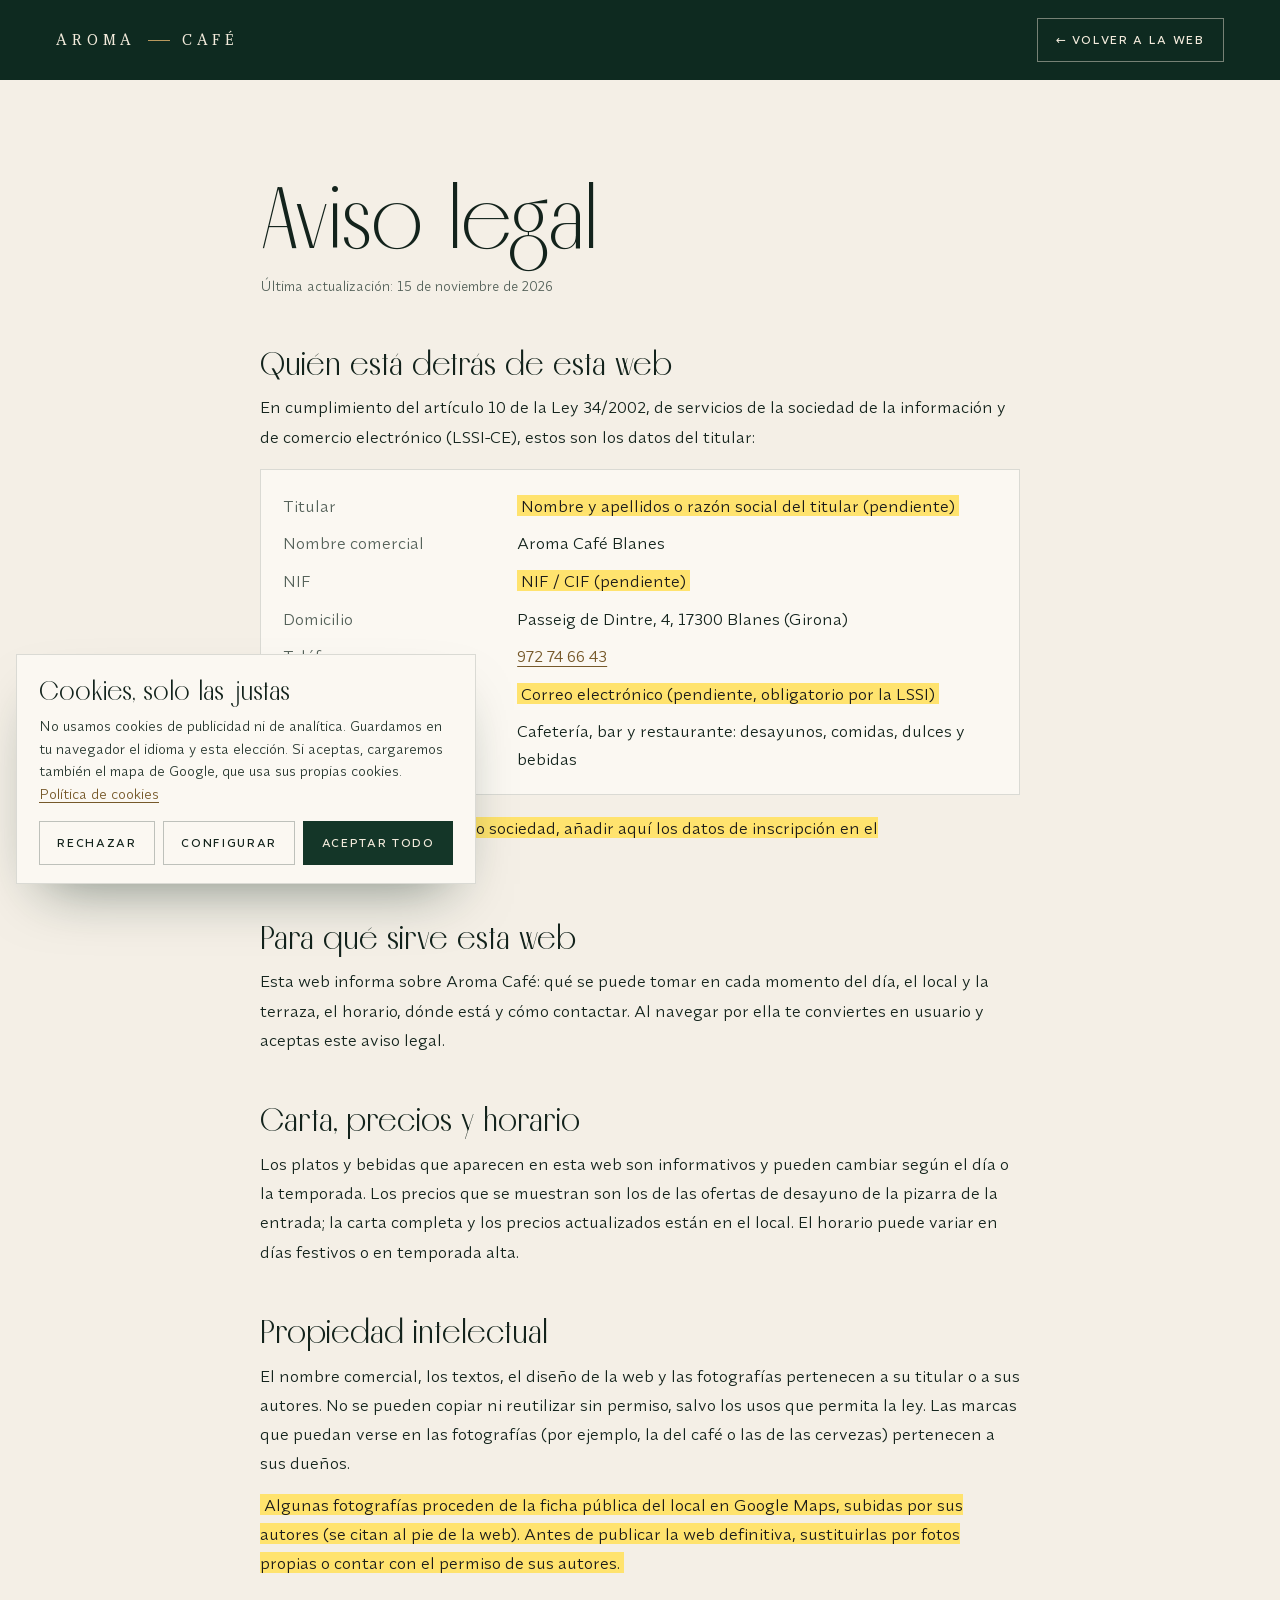
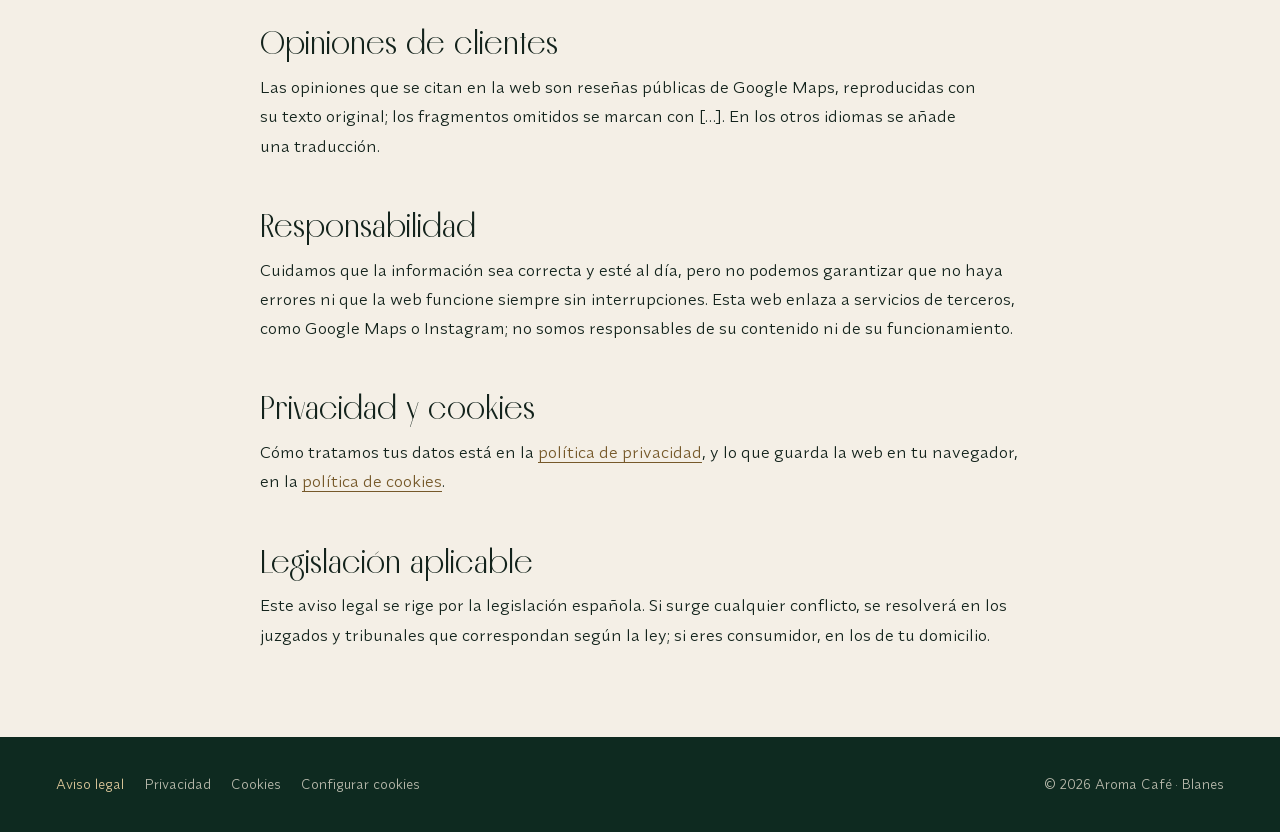
<file: aviso-legal.html>
<!doctype html>
<html lang="es">
<head>
<meta charset="utf-8">
<meta name="viewport" content="width=device-width, initial-scale=1, viewport-fit=cover">
<title>Aviso legal · Aroma Café Blanes</title>
<meta name="robots" content="noindex, follow">
<meta name="theme-color" content="#0e2a20">
<link rel="icon" href="favicon.svg" type="image/svg+xml">
<link rel="stylesheet" href="css/fonts.css?v=4">
<link rel="stylesheet" href="css/style.css?v=4">
<link rel="stylesheet" href="css/legal.css?v=4">
</head>
<body class="legal-page">
<header class="legal-top">
  <a class="legal-brand" href="./"><span>Aroma</span><span class="brand-r" aria-hidden="true"></span><span>Café</span></a>
  <a class="legal-back" href="./">&larr; Volver a la web</a>
</header>
<main class="legal">
  <h1>Aviso legal</h1>
  <p class="upd">Última actualización: 15 de noviembre de 2026</p>

  <h2>Quién está detrás de esta web</h2>
  <p>En cumplimiento del artículo 10 de la Ley 34/2002, de servicios de la sociedad de la información y de comercio electrónico (LSSI-CE), estos son los datos del titular:</p>
  <dl>
    <dt>Titular</dt><dd><mark>Nombre y apellidos o razón social del titular (pendiente)</mark></dd>
    <dt>Nombre comercial</dt><dd>Aroma Café Blanes</dd>
    <dt>NIF</dt><dd><mark>NIF / CIF (pendiente)</mark></dd>
    <dt>Domicilio</dt><dd>Passeig de Dintre, 4, 17300 Blanes (Girona)</dd>
    <dt>Teléfono</dt><dd><a href="tel:+34972746643">972 74 66 43</a></dd>
    <dt>Correo electrónico</dt><dd><mark>Correo electrónico (pendiente, obligatorio por la LSSI)</mark></dd>
    <dt>Actividad</dt><dd>Cafetería, bar y restaurante: desayunos, comidas, dulces y bebidas</dd>
  </dl>
  <p><mark>Si la actividad se ejerce como sociedad, añadir aquí los datos de inscripción en el Registro Mercantil.</mark></p>

  <h2>Para qué sirve esta web</h2>
  <p>Esta web informa sobre Aroma Café: qué se puede tomar en cada momento del día, el local y la terraza, el horario, dónde está y cómo contactar. Al navegar por ella te conviertes en usuario y aceptas este aviso legal.</p>

  <h2>Carta, precios y horario</h2>
  <p>Los platos y bebidas que aparecen en esta web son informativos y pueden cambiar según el día o la temporada. Los precios que se muestran son los de las ofertas de desayuno de la pizarra de la entrada; la carta completa y los precios actualizados están en el local. El horario puede variar en días festivos o en temporada alta.</p>

  <h2>Propiedad intelectual</h2>
  <p>El nombre comercial, los textos, el diseño de la web y las fotografías pertenecen a su titular o a sus autores. No se pueden copiar ni reutilizar sin permiso, salvo los usos que permita la ley. Las marcas que puedan verse en las fotografías (por ejemplo, la del café o las de las cervezas) pertenecen a sus dueños.</p>
  <p><mark>Algunas fotografías proceden de la ficha pública del local en Google Maps, subidas por sus autores (se citan al pie de la web). Antes de publicar la web definitiva, sustituirlas por fotos propias o contar con el permiso de sus autores.</mark></p>

  <h2>Opiniones de clientes</h2>
  <p>Las opiniones que se citan en la web son reseñas públicas de Google Maps, reproducidas con su texto original; los fragmentos omitidos se marcan con […]. En los otros idiomas se añade una traducción.</p>

  <h2>Responsabilidad</h2>
  <p>Cuidamos que la información sea correcta y esté al día, pero no podemos garantizar que no haya errores ni que la web funcione siempre sin interrupciones. Esta web enlaza a servicios de terceros, como Google Maps o Instagram; no somos responsables de su contenido ni de su funcionamiento.</p>

  <h2>Privacidad y cookies</h2>
  <p>Cómo tratamos tus datos está en la <a href="privacidad.html">política de privacidad</a>, y lo que guarda la web en tu navegador, en la <a href="cookies.html">política de cookies</a>.</p>

  <h2>Legislación aplicable</h2>
  <p>Este aviso legal se rige por la legislación española. Si surge cualquier conflicto, se resolverá en los juzgados y tribunales que correspondan según la ley; si eres consumidor, en los de tu domicilio.</p>
</main>
<footer class="legal-foot">
  <nav class="legal-links" aria-label="Información legal">
    <a href="aviso-legal.html" aria-current="page">Aviso legal</a>
    <a href="privacidad.html">Privacidad</a>
    <a href="cookies.html">Cookies</a>
    <button type="button" data-cookies-open>Configurar cookies</button>
  </nav>
  <p>© 2026 Aroma Café · Blanes</p>
</footer>
<script src="js/consent.js?v=4" data-site="aroma-cafe-blanes"></script>
</body>
</html>
</file>
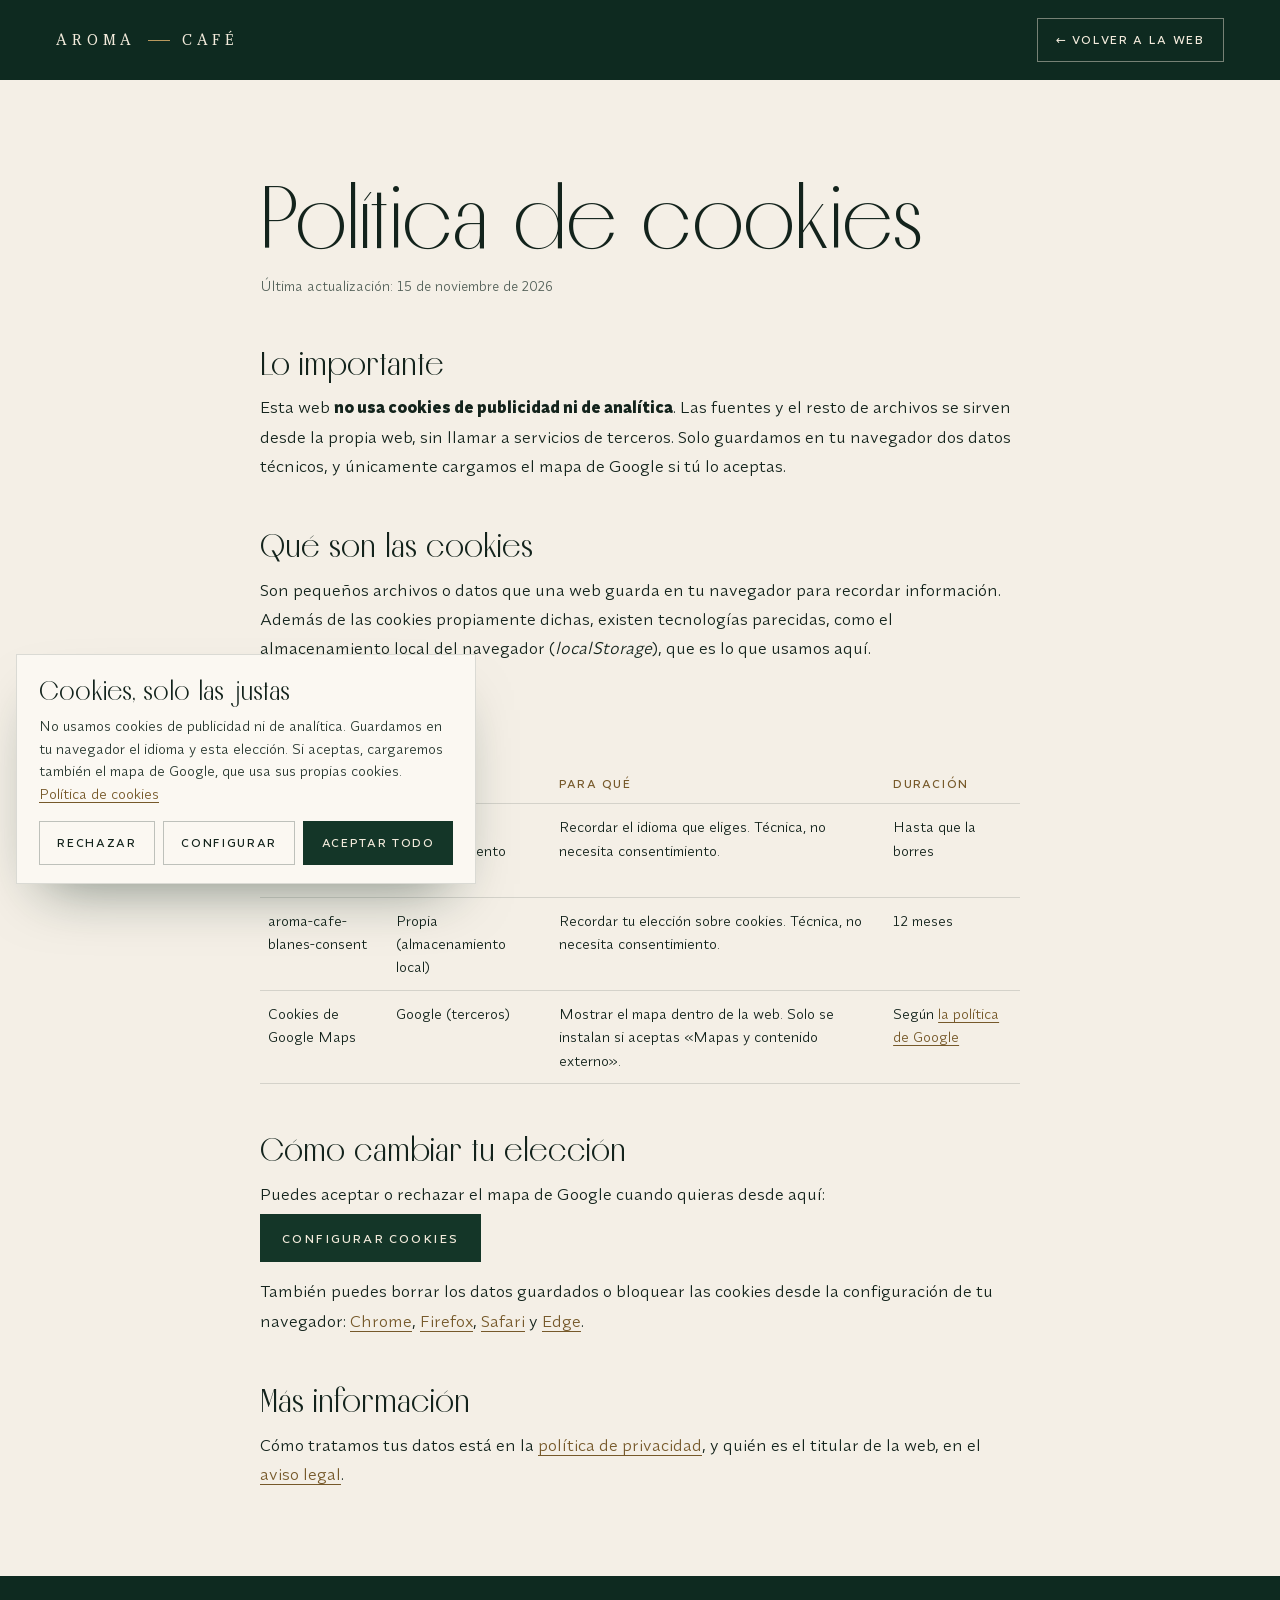
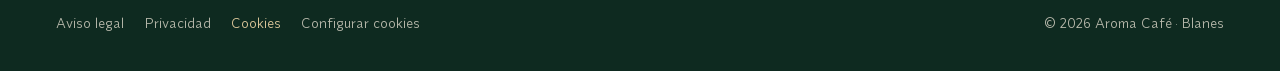
<file: cookies.html>
<!doctype html>
<html lang="es">
<head>
<meta charset="utf-8">
<meta name="viewport" content="width=device-width, initial-scale=1, viewport-fit=cover">
<title>Política de cookies · Aroma Café Blanes</title>
<meta name="robots" content="noindex, follow">
<meta name="theme-color" content="#0e2a20">
<link rel="icon" href="favicon.svg" type="image/svg+xml">
<link rel="stylesheet" href="css/fonts.css?v=4">
<link rel="stylesheet" href="css/style.css?v=4">
<link rel="stylesheet" href="css/legal.css?v=4">
</head>
<body class="legal-page">
<header class="legal-top">
  <a class="legal-brand" href="./"><span>Aroma</span><span class="brand-r" aria-hidden="true"></span><span>Café</span></a>
  <a class="legal-back" href="./">&larr; Volver a la web</a>
</header>
<main class="legal">
  <h1>Política de cookies</h1>
  <p class="upd">Última actualización: 15 de noviembre de 2026</p>

  <h2>Lo importante</h2>
  <p>Esta web <strong>no usa cookies de publicidad ni de analítica</strong>. Las fuentes y el resto de archivos se sirven desde la propia web, sin llamar a servicios de terceros. Solo guardamos en tu navegador dos datos técnicos, y únicamente cargamos el mapa de Google si tú lo aceptas.</p>

  <h2>Qué son las cookies</h2>
  <p>Son pequeños archivos o datos que una web guarda en tu navegador para recordar información. Además de las cookies propiamente dichas, existen tecnologías parecidas, como el almacenamiento local del navegador (<em>localStorage</em>), que es lo que usamos aquí.</p>

  <h2>Qué guardamos</h2>
  <table>
    <thead><tr><th>Nombre</th><th>De quién</th><th>Para qué</th><th>Duración</th></tr></thead>
    <tbody>
      <tr><td>aroma-cafe-blanes-lang</td><td>Propia (almacenamiento local)</td><td>Recordar el idioma que eliges. Técnica, no necesita consentimiento.</td><td>Hasta que la borres</td></tr>
      <tr><td>aroma-cafe-blanes-consent</td><td>Propia (almacenamiento local)</td><td>Recordar tu elección sobre cookies. Técnica, no necesita consentimiento.</td><td>12 meses</td></tr>
      <tr><td>Cookies de Google Maps</td><td>Google (terceros)</td><td>Mostrar el mapa dentro de la web. Solo se instalan si aceptas «Mapas y contenido externo».</td><td>Según <a href="https://policies.google.com/technologies/cookies?hl=es" target="_blank" rel="noopener">la política de Google</a></td></tr>
    </tbody>
  </table>

  <h2>Cómo cambiar tu elección</h2>
  <p>Puedes aceptar o rechazar el mapa de Google cuando quieras desde aquí:</p>
  <button type="button" class="legal-btn" data-cookies-open>Configurar cookies</button>
  <p>También puedes borrar los datos guardados o bloquear las cookies desde la configuración de tu navegador:
    <a href="https://support.google.com/chrome/answer/95647?hl=es" target="_blank" rel="noopener">Chrome</a>,
    <a href="https://support.mozilla.org/es/kb/Borrar%20cookies" target="_blank" rel="noopener">Firefox</a>,
    <a href="https://support.apple.com/es-es/guide/safari/sfri11471/mac" target="_blank" rel="noopener">Safari</a> y
    <a href="https://support.microsoft.com/es-es/microsoft-edge/eliminar-las-cookies-en-microsoft-edge-63947406-40ac-c3b8-57b9-2a946a29ae09" target="_blank" rel="noopener">Edge</a>.</p>

  <h2>Más información</h2>
  <p>Cómo tratamos tus datos está en la <a href="privacidad.html">política de privacidad</a>, y quién es el titular de la web, en el <a href="aviso-legal.html">aviso legal</a>.</p>
</main>
<footer class="legal-foot">
  <nav class="legal-links" aria-label="Información legal">
    <a href="aviso-legal.html">Aviso legal</a>
    <a href="privacidad.html">Privacidad</a>
    <a href="cookies.html" aria-current="page">Cookies</a>
    <button type="button" data-cookies-open>Configurar cookies</button>
  </nav>
  <p>© 2026 Aroma Café · Blanes</p>
</footer>
<script src="js/consent.js?v=4" data-site="aroma-cafe-blanes"></script>
</body>
</html>
</file>
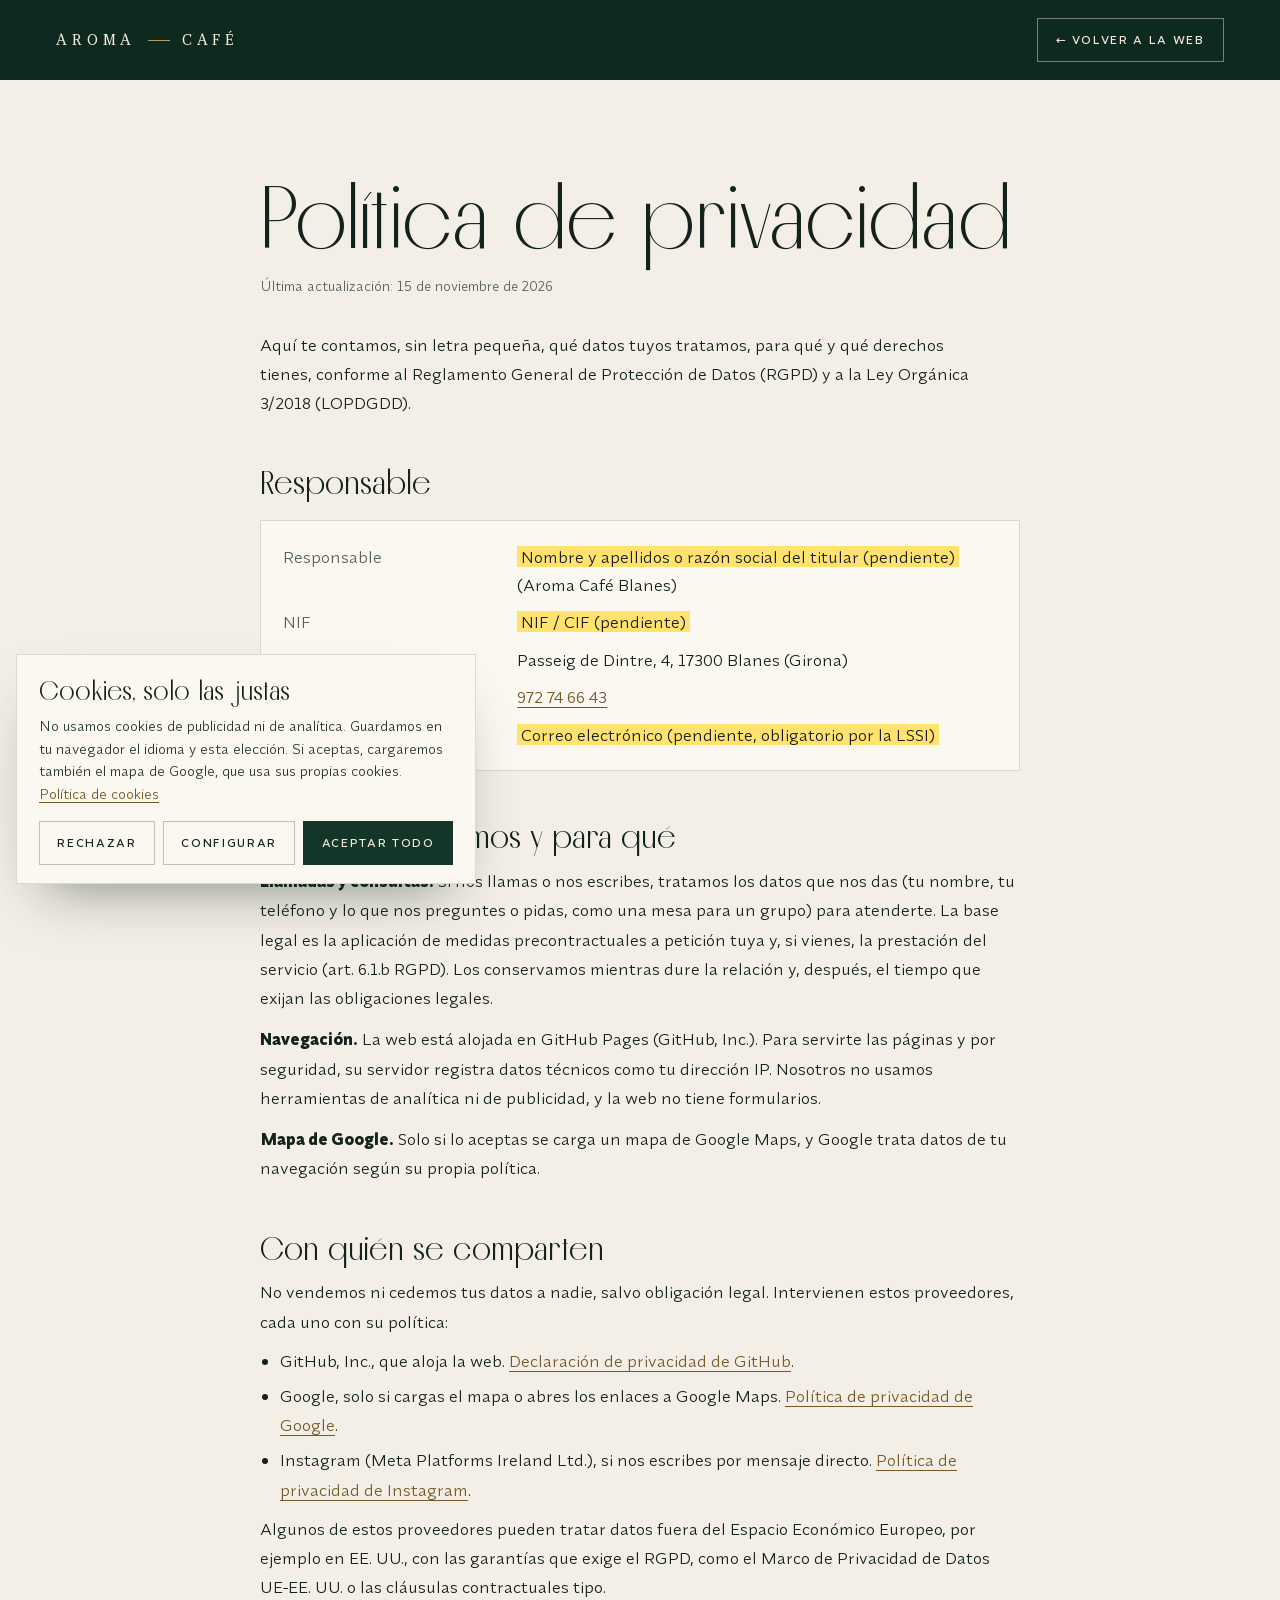
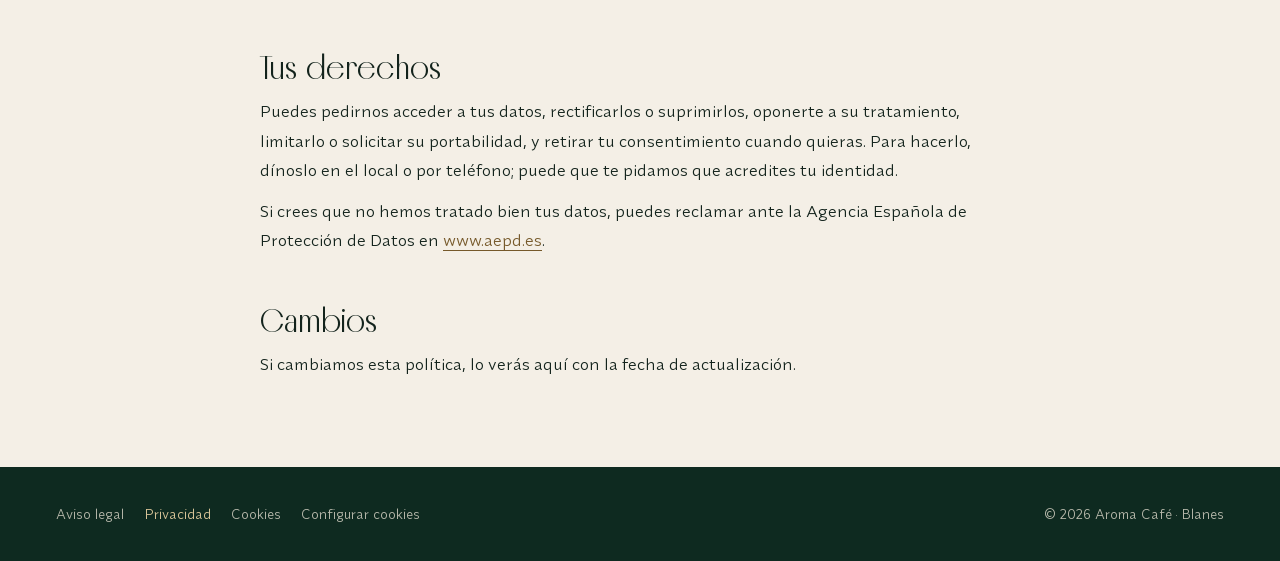
<file: privacidad.html>
<!doctype html>
<html lang="es">
<head>
<meta charset="utf-8">
<meta name="viewport" content="width=device-width, initial-scale=1, viewport-fit=cover">
<title>Política de privacidad · Aroma Café Blanes</title>
<meta name="robots" content="noindex, follow">
<meta name="theme-color" content="#0e2a20">
<link rel="icon" href="favicon.svg" type="image/svg+xml">
<link rel="stylesheet" href="css/fonts.css?v=4">
<link rel="stylesheet" href="css/style.css?v=4">
<link rel="stylesheet" href="css/legal.css?v=4">
</head>
<body class="legal-page">
<header class="legal-top">
  <a class="legal-brand" href="./"><span>Aroma</span><span class="brand-r" aria-hidden="true"></span><span>Café</span></a>
  <a class="legal-back" href="./">&larr; Volver a la web</a>
</header>
<main class="legal">
  <h1>Política de privacidad</h1>
  <p class="upd">Última actualización: 15 de noviembre de 2026</p>
  <p>Aquí te contamos, sin letra pequeña, qué datos tuyos tratamos, para qué y qué derechos tienes, conforme al Reglamento General de Protección de Datos (RGPD) y a la Ley Orgánica 3/2018 (LOPDGDD).</p>

  <h2>Responsable</h2>
  <dl>
    <dt>Responsable</dt><dd><mark>Nombre y apellidos o razón social del titular (pendiente)</mark> (Aroma Café Blanes)</dd>
    <dt>NIF</dt><dd><mark>NIF / CIF (pendiente)</mark></dd>
    <dt>Domicilio</dt><dd>Passeig de Dintre, 4, 17300 Blanes (Girona)</dd>
    <dt>Contacto</dt><dd><a href="tel:+34972746643">972 74 66 43</a></dd>
    <dt>Correo electrónico</dt><dd><mark>Correo electrónico (pendiente, obligatorio por la LSSI)</mark></dd>
  </dl>

  <h2>Qué datos tratamos y para qué</h2>
  <p><strong>Llamadas y consultas.</strong> Si nos llamas o nos escribes, tratamos los datos que nos das (tu nombre, tu teléfono y lo que nos preguntes o pidas, como una mesa para un grupo) para atenderte. La base legal es la aplicación de medidas precontractuales a petición tuya y, si vienes, la prestación del servicio (art. 6.1.b RGPD). Los conservamos mientras dure la relación y, después, el tiempo que exijan las obligaciones legales.</p>
  <p><strong>Navegación.</strong> La web está alojada en GitHub Pages (GitHub, Inc.). Para servirte las páginas y por seguridad, su servidor registra datos técnicos como tu dirección IP. Nosotros no usamos herramientas de analítica ni de publicidad, y la web no tiene formularios.</p>
  <p><strong>Mapa de Google.</strong> Solo si lo aceptas se carga un mapa de Google Maps, y Google trata datos de tu navegación según su propia política.</p>

  <h2>Con quién se comparten</h2>
  <p>No vendemos ni cedemos tus datos a nadie, salvo obligación legal. Intervienen estos proveedores, cada uno con su política:</p>
  <ul>
    <li>GitHub, Inc., que aloja la web. <a href="https://docs.github.com/es/site-policy/privacy-policies/github-general-privacy-statement" target="_blank" rel="noopener">Declaración de privacidad de GitHub</a>.</li>
    <li>Google, solo si cargas el mapa o abres los enlaces a Google Maps. <a href="https://policies.google.com/privacy?hl=es" target="_blank" rel="noopener">Política de privacidad de Google</a>.</li>
    <li>Instagram (Meta Platforms Ireland Ltd.), si nos escribes por mensaje directo. <a href="https://privacycenter.instagram.com/policy" target="_blank" rel="noopener">Política de privacidad de Instagram</a>.</li>
  </ul>
  <p>Algunos de estos proveedores pueden tratar datos fuera del Espacio Económico Europeo, por ejemplo en EE. UU., con las garantías que exige el RGPD, como el Marco de Privacidad de Datos UE-EE. UU. o las cláusulas contractuales tipo.</p>

  <h2>Tus derechos</h2>
  <p>Puedes pedirnos acceder a tus datos, rectificarlos o suprimirlos, oponerte a su tratamiento, limitarlo o solicitar su portabilidad, y retirar tu consentimiento cuando quieras. Para hacerlo, dínoslo en el local o por teléfono; puede que te pidamos que acredites tu identidad.</p>
  <p>Si crees que no hemos tratado bien tus datos, puedes reclamar ante la Agencia Española de Protección de Datos en <a href="https://www.aepd.es/" target="_blank" rel="noopener">www.aepd.es</a>.</p>

  <h2>Cambios</h2>
  <p>Si cambiamos esta política, lo verás aquí con la fecha de actualización.</p>
</main>
<footer class="legal-foot">
  <nav class="legal-links" aria-label="Información legal">
    <a href="aviso-legal.html">Aviso legal</a>
    <a href="privacidad.html" aria-current="page">Privacidad</a>
    <a href="cookies.html">Cookies</a>
    <button type="button" data-cookies-open>Configurar cookies</button>
  </nav>
  <p>© 2026 Aroma Café · Blanes</p>
</footer>
<script src="js/consent.js?v=4" data-site="aroma-cafe-blanes"></script>
</body>
</html>
</file>
<file: css/fonts.css>
/* Tipografías alojadas en la propia web (Fontshare, ITF Free Font License). Sin peticiones a terceros. */
@font-face {
  font-family: "Melodrama";
  src: url("../assets/fonts/melodrama-var.woff2") format("woff2");
  font-weight: 300 700;
  font-style: normal;
  font-display: swap;
}
@font-face {
  font-family: "Recia";
  src: url("../assets/fonts/recia-var.woff2") format("woff2");
  font-weight: 300 700;
  font-style: normal;
  font-display: swap;
}
@font-face {
  font-family: "Recia";
  src: url("../assets/fonts/recia-var-italic.woff2") format("woff2");
  font-weight: 300 700;
  font-style: italic;
  font-display: swap;
}
@font-face {
  font-family: "Synonym";
  src: url("../assets/fonts/synonym-var.woff2") format("woff2");
  font-weight: 200 700;
  font-style: normal;
  font-display: swap;
}
</file>
<file: css/style.css>
/* =====================================================================
   Aroma Café Blanes · «Verde Aroma»
   Gran café en terciopelo esmeralda, mármol y latón, sacado del propio
   local: toldo verde con mayúsculas romanas, barra dorada, taburetes de
   terciopelo verde y mesas de mármol con canto dorado.
   ===================================================================== */

:root {
  --marble: #f4efe6;
  --marble-2: #ece4d6;
  --paper: #fbf8f2;
  --ink: #13231c;
  --ink-2: #2a3a32;
  --muted: #55625a;
  --em: #0e2a20;
  --em-2: #143628;
  --em-3: #1e4535;
  --brass: #b8995e;
  --brass-hi: #dcc79a;
  --brass-ink: #76592a;
  --cream: #f3ebdc;
  --cream-dim: rgba(243, 235, 220, .74);
  --cream-low: rgba(243, 235, 220, .62);
  --line: rgba(19, 35, 28, .14);
  --line-2: rgba(19, 35, 28, .26);
  --line-d: rgba(220, 199, 154, .26);
  --open: #2e7a4d;
  --open-d: #7ed39c;
  --closed: #a5583a;
  --closed-d: #e3a07f;

  --f-d: "Melodrama", "Recia", Georgia, serif;
  --f-s: "Recia", Georgia, "Times New Roman", serif;
  --f-t: "Synonym", "Segoe UI", system-ui, -apple-system, sans-serif;

  --ease: cubic-bezier(.23, 1, .32, 1);
  --ease-io: cubic-bezier(.77, 0, .175, 1);
  --ease-lux: cubic-bezier(.16, 1, .3, 1);

  --gut: clamp(16px, 4.4vw, 64px);
  --wrap: 1320px;
  --top-h: 84px;
  --sec: clamp(96px, 13vh, 152px);
}

/* ---------- base ---------- */
*, *::before, *::after { box-sizing: border-box; }
html {
  -webkit-text-size-adjust: 100%;
  text-size-adjust: 100%;
  overflow-x: clip;
  scrollbar-color: var(--em-3) var(--marble);
  background: var(--marble);
}
body {
  margin: 0;
  overflow-x: clip;
  font: 400 17px/1.62 var(--f-t);
  color: var(--ink);
  background: var(--marble);
  -webkit-font-smoothing: antialiased;
  -moz-osx-font-smoothing: grayscale;
  text-rendering: optimizeLegibility;
  font-kerning: normal;
}
img, svg, video { display: block; max-width: 100%; }
img { height: auto; }
a { color: inherit; text-decoration-thickness: 1px; text-underline-offset: .22em; }
button { font: inherit; color: inherit; background: none; border: 0; padding: 0; cursor: pointer; }
h1, h2, h3, p, ul, ol, dl, dd, figure, blockquote { margin: 0; }
ul, ol { padding: 0; list-style: none; }
h1, h2, h3 { font-weight: 300; text-wrap: balance; }
p { text-wrap: pretty; }
table { border-collapse: collapse; }
[hidden] { display: none !important; }
::selection { background: var(--em-3); color: var(--cream); }
:focus-visible { outline: 2px solid var(--brass); outline-offset: 3px; border-radius: 2px; }
.sprite { position: absolute; width: 0; height: 0; overflow: hidden; }
.sr { position: absolute !important; width: 1px; height: 1px; padding: 0; margin: -1px; overflow: hidden; clip: rect(0 0 0 0); white-space: nowrap; border: 0; }
.wrap { width: min(var(--wrap), 100% - 2 * var(--gut)); margin-inline: auto; }

.skip {
  position: fixed; left: 16px; top: 12px; z-index: 100;
  padding: 12px 18px; background: var(--paper); color: var(--ink);
  font: 500 14px/1 var(--f-t); text-decoration: none;
  transform: translateY(-160%); transition: transform .2s var(--ease);
}
.skip:focus { transform: none; }

/* ---------- botones y enlaces ---------- */
.btn {
  --bg: transparent; --fg: currentColor; --bd: currentColor;
  display: inline-flex; align-items: center; justify-content: center; gap: 10px;
  min-height: 52px; padding: 0 28px;
  font: 500 13px/1 var(--f-t); letter-spacing: .16em; text-transform: uppercase;
  text-decoration: none; white-space: nowrap;
  color: var(--fg); background: var(--bg); border: 1px solid var(--bd);
  transition: background-color .25s var(--ease), color .25s var(--ease), border-color .25s var(--ease), transform .16s var(--ease);
}
.btn svg { width: 18px; height: 18px; flex-shrink: 0; transition: transform .25s var(--ease); }
.btn:active { transform: scale(.97); }
.btn-sm { min-height: 42px; padding: 0 18px; font-size: 12px; }
.btn-brass { --bg: var(--brass-hi); --fg: var(--em); --bd: var(--brass-hi); }
.btn-em { --bg: var(--em-2); --fg: var(--cream); --bd: var(--em-2); }
.btn-line { --fg: var(--ink); --bd: var(--line-2); }
.btn-line-l { --fg: var(--cream); --bd: rgba(243, 235, 220, .55); }

.lnk {
  display: inline-flex; align-items: center; gap: 8px;
  font: 500 13px/1.3 var(--f-t); letter-spacing: .16em; text-transform: uppercase;
  text-decoration: none; padding-block: 8px;
  background: linear-gradient(currentColor, currentColor) 0 calc(100% - 2px) / 100% 1px no-repeat;
  transition: background-size .3s var(--ease);
}
.lnk svg { width: 16px; height: 16px; flex-shrink: 0; transition: transform .25s var(--ease); }

@media (hover: hover) and (pointer: fine) {
  .btn-brass:hover { --bg: var(--cream); --bd: var(--cream); }
  .btn-em:hover { --bg: var(--em); --bd: var(--em); }
  .btn-line:hover { --bd: var(--ink); --bg: rgba(19, 35, 28, .04); }
  .btn-line-l:hover { --bd: var(--cream); --bg: rgba(243, 235, 220, .1); }
  .btn:hover svg[aria-hidden] { transform: translateX(2px); }
  .lnk:hover { background-size: 0 1px; background-position: 100% calc(100% - 2px); }
  .lnk:hover svg { transform: translate(2px, -2px); }
}

/* ---------- estado abierto / cerrado ---------- */
.now { display: inline-flex; align-items: center; gap: 10px; }
.now i { width: 8px; height: 8px; border-radius: 50%; background: currentColor; opacity: .5; flex-shrink: 0; }
.now[data-state="open"] i { background: var(--open); opacity: 1; box-shadow: 0 0 0 4px rgba(46, 122, 77, .16); }
.now[data-state="closed"] i { background: var(--closed); opacity: 1; }
.hero .now[data-state="open"] i, .menu .now[data-state="open"] i { background: var(--open-d); box-shadow: 0 0 0 4px rgba(126, 211, 156, .18); }
.hero .now[data-state="closed"] i, .menu .now[data-state="closed"] i { background: var(--closed-d); }

/* =====================================================================
   CABECERA
   ===================================================================== */
.top {
  position: fixed; inset: 0 0 auto; z-index: 50;
  height: var(--top-h);
  color: var(--cream);
  transition: background-color .35s var(--ease), color .35s var(--ease), box-shadow .35s var(--ease), transform .45s var(--ease-io);
}
.top-in {
  height: 100%;
  width: min(var(--wrap), 100% - 2 * var(--gut)); margin-inline: auto;
  display: grid; grid-template-columns: 1fr auto 1fr; align-items: center; gap: 24px;
}
.top.is-solid { background: var(--marble); color: var(--ink); box-shadow: 0 1px 0 var(--line); }
.top.is-away { transform: translateY(-100%); }
.top.is-menu { background: transparent; color: var(--cream); box-shadow: none; transform: none; }

.top-nav { display: flex; gap: clamp(20px, 2.4vw, 36px); }
.top-nav a, .top-link {
  position: relative; padding-block: 10px;
  font: 500 12px/1 var(--f-t); letter-spacing: .2em; text-transform: uppercase; text-decoration: none;
}
.top-nav a::after, .top-link::after {
  content: ""; position: absolute; left: 0; right: 0; bottom: 4px; height: 1px; background: currentColor;
  transform: scaleX(0); transform-origin: right; transition: transform .3s var(--ease);
}
.top-nav a[aria-current="true"]::after { transform: scaleX(1); transform-origin: left; }

.brand {
  display: inline-flex; align-items: center; gap: .85em;
  font: 500 15px/1 var(--f-s); letter-spacing: .34em; text-transform: uppercase; text-decoration: none;
  padding: 12px 0 12px .34em;
}
.brand-r { width: 22px; height: 1px; background: var(--brass); }

.top-act { justify-self: end; display: flex; align-items: center; gap: clamp(16px, 1.8vw, 26px); }
.top-call { --fg: currentColor; --bd: rgba(243, 235, 220, .5); }
.top.is-solid .top-call { --bd: var(--line-2); }

.lang { position: relative; }
.lang-btn {
  display: inline-flex; align-items: center; gap: 4px; padding: 10px 2px;
  font: 500 12px/1 var(--f-t); letter-spacing: .2em; text-transform: uppercase;
}
.lang-btn svg { width: 15px; height: 15px; transition: transform .2s var(--ease); }
.lang-btn[aria-expanded="true"] svg { transform: rotate(180deg); }
.lang-list {
  position: absolute; right: -12px; top: calc(100% + 10px); z-index: 5;
  min-width: 176px; padding: 6px;
  background: var(--paper); color: var(--ink);
  border: 1px solid var(--line);
  box-shadow: 0 22px 44px -22px rgba(14, 42, 32, .45);
  transform-origin: top right;
  animation: pop .2s var(--ease);
}
@keyframes pop { from { opacity: 0; transform: translateY(-4px) scale(.98); } }
.lang-list button {
  display: flex; width: 100%; align-items: center; justify-content: space-between;
  padding: 11px 12px; font: 400 15px/1.2 var(--f-t); text-align: left;
}
.lang-list button[aria-pressed="true"] { color: var(--brass-ink); font-weight: 500; }
.lang-list button[aria-pressed="true"]::after { content: ""; width: 6px; height: 6px; border-radius: 50%; background: var(--brass); }

.menu-btn { display: none; width: 44px; height: 44px; place-items: center; }
.menu-i { position: relative; width: 24px; height: 10px; }
.menu-i i { position: absolute; left: 0; right: 0; height: 1px; background: currentColor; transition: transform .35s var(--ease), top .35s var(--ease); }
.menu-i i:first-child { top: 0; }
.menu-i i:last-child { top: 9px; }
.menu-btn[aria-expanded="true"] .menu-i i:first-child { top: 4.5px; transform: rotate(45deg); }
.menu-btn[aria-expanded="true"] .menu-i i:last-child { top: 4.5px; transform: rotate(-45deg); }

@media (hover: hover) and (pointer: fine) {
  .top-nav a:hover::after, .top-link:hover::after { transform: scaleX(1); transform-origin: left; }
  .lang-list button:hover { background: var(--marble); }
}

/* menú a pantalla completa (móvil y tableta) */
.menu {
  position: fixed; inset: 0; z-index: 45;
  display: flex; flex-direction: column; justify-content: space-between; gap: 32px;
  padding: calc(var(--top-h) + 24px) var(--gut) calc(28px + env(safe-area-inset-bottom));
  background: var(--em); color: var(--cream);
  overflow-y: auto;
}
.menu-nav { display: grid; }
.menu-nav a {
  font: 300 clamp(44px, 12.5vw, 72px)/1.12 var(--f-d); text-decoration: none;
  padding-block: 4px; border-bottom: 1px solid var(--line-d);
}
.menu-foot { display: grid; gap: 20px; justify-items: start; }
.menu-foot .btn { width: 100%; }
.now-l { font: 500 13px/1.4 var(--f-t); letter-spacing: .12em; text-transform: uppercase; color: var(--cream-dim); }
.menu.is-open { animation: menuIn .45s var(--ease-lux); }
.menu.is-open .menu-nav a { animation: rise .6s var(--ease-lux) both; }
.menu.is-open .menu-nav a:nth-child(2) { animation-delay: .05s; }
.menu.is-open .menu-nav a:nth-child(3) { animation-delay: .1s; }
.menu.is-open .menu-nav a:nth-child(4) { animation-delay: .15s; }
@keyframes menuIn { from { clip-path: inset(0 0 100% 0); } to { clip-path: inset(0); } }
@keyframes rise { from { opacity: 0; transform: translateY(18px); } }

.langs { display: flex; flex-wrap: wrap; }
.langs button {
  min-width: 44px; min-height: 44px; padding: 0 8px;
  font: 500 12px/1 var(--f-t); letter-spacing: .18em;
  color: var(--cream-low); transition: color .2s var(--ease);
}
.langs button[aria-pressed="true"] { color: var(--brass-hi); text-decoration: underline; text-underline-offset: .5em; }
@media (hover: hover) and (pointer: fine) { .langs button:hover { color: var(--cream); } }

/* =====================================================================
   PORTADA
   ===================================================================== */
.hero {
  position: relative; isolation: isolate;
  height: 100vh; height: 100svh; min-height: 640px;
  display: grid; align-content: end; justify-items: center;
  color: var(--cream); background: var(--em);
  overflow: hidden;
}
.hero-media { position: absolute; inset: 0; z-index: -2; }
.hero-media picture, .hero-media img { width: 100%; height: 100%; }
.hero-media img { object-fit: cover; object-position: 50% 58%; }
.hero-shade {
  position: absolute; inset: 0; z-index: -1;
  background:
    linear-gradient(to bottom, rgba(10, 30, 23, .66) 0%, rgba(10, 30, 23, .14) 22%, rgba(10, 30, 23, 0) 40%),
    linear-gradient(to top, rgba(9, 27, 21, .95) 0%, rgba(9, 27, 21, .78) 22%, rgba(10, 30, 23, .42) 46%, rgba(10, 30, 23, .08) 64%, rgba(10, 30, 23, 0) 76%);
}
.hero-in {
  width: min(1120px, 100% - 2 * var(--gut));
  padding-bottom: clamp(108px, 15vh, 150px);
  text-align: center;
}
.hero-h { display: grid; justify-items: center; }
.hero-brand {
  display: block;
  font: 300 clamp(68px, 12.4vw, 190px)/.86 var(--f-d);
  letter-spacing: -.012em;
  white-space: nowrap;
}
.hero-brand .wd { display: inline-block; white-space: nowrap; }
.hero-brand .c { display: inline-block; }
.hero-sub {
  display: block; margin-top: clamp(14px, 2vh, 22px);
  font: italic 400 clamp(19px, 1.85vw, 26px)/1.3 var(--f-s);
  color: var(--cream-dim);
}
.hero-cta { margin-top: clamp(26px, 4vh, 40px); display: flex; flex-wrap: wrap; justify-content: center; gap: 12px; }
.hero-facts {
  position: absolute; left: 50%; bottom: 0; translate: -50% 0;
  width: min(var(--wrap), 100% - 2 * var(--gut));
  display: grid; grid-template-columns: repeat(3, 1fr);
  border-top: 1px solid var(--line-d);
}
.hero-facts li {
  display: flex; align-items: center; justify-content: center; gap: 10px;
  min-height: 74px; padding: 14px 8px;
  font: 500 12px/1.4 var(--f-t); letter-spacing: .16em; text-transform: uppercase;
  color: var(--cream-dim); text-align: center;
}
.hero-facts li + li { border-left: 1px solid var(--line-d); }
.hero-facts svg { width: 16px; height: 16px; color: var(--brass-hi); flex-shrink: 0; }
.hero-facts b { font: 400 18px/1 var(--f-d); letter-spacing: 0; color: var(--cream); }
.hf-rate svg { margin-left: -4px; }

/* entrada de la portada (solo con JS y sin movimiento reducido) */
.anim:not(.ready) .hero:not(.is-in) .hero-media { clip-path: inset(16% 7% 16% 7%); }
.anim:not(.ready) .hero:not(.is-in) .hero-media img { transform: scale(1.16); }
.anim:not(.ready) .hero:not(.is-in) .hero-brand .c { opacity: 0; transform: translateY(.3em); filter: blur(10px); }
.anim:not(.ready) .hero:not(.is-in) .hero-sub,
.anim:not(.ready) .hero:not(.is-in) .hero-cta,
.anim:not(.ready) .hero:not(.is-in) .hero-facts { opacity: 0; transform: translateY(16px); }
.anim:not(.ready) .hero:not(.is-in) .hero-facts { transform: none; }
.anim:not(.ready) body:not(.hero-done) .top { opacity: 0; }
.hero-media { transition: clip-path 1.7s var(--ease-lux); }
.hero-media img { transition: transform 2.8s var(--ease-lux); }
.hero-brand .c { transition: opacity 1.1s var(--ease-lux), transform 1.3s var(--ease-lux), filter 1.1s var(--ease-lux); transition-delay: calc(.35s + var(--i) * 55ms); }
.hero-sub { transition: opacity 1s var(--ease-lux) 1s, transform 1.2s var(--ease-lux) 1s; }
.hero-cta { transition: opacity 1s var(--ease-lux) 1.15s, transform 1.2s var(--ease-lux) 1.15s; }
.hero-facts { transition: opacity 1.2s var(--ease-lux) 1.35s; }
.top { transition: background-color .35s var(--ease), color .35s var(--ease), box-shadow .35s var(--ease), transform .45s var(--ease-io), opacity .8s var(--ease-lux) .9s; }

/* =====================================================================
   BIENVENIDA
   ===================================================================== */
.intro { padding-block: var(--sec); text-align: center; background: var(--marble); }
.rule { display: block; width: 56px; height: 1px; margin: 0 auto 44px; background: var(--brass); }
.motto { margin: 0; }
.motto-t {
  max-width: 16.5ch; margin-inline: auto;
  font: italic 300 clamp(36px, 5.6vw, 82px)/1.06 var(--f-s);
  letter-spacing: -.012em;
  text-wrap: balance;
}
.motto-t .w { transition: opacity .2s linear; }
.motto figcaption {
  margin: 28px auto 0; max-width: 60ch;
  font: 500 12px/1.7 var(--f-t); letter-spacing: .2em; text-transform: uppercase;
  color: var(--brass-ink);
}
.intro-p {
  max-width: 60ch; margin: clamp(44px, 6vh, 64px) auto 0;
  font-size: clamp(17px, 1.2vw, 19px); line-height: 1.72; color: var(--ink-2);
}
.facts {
  margin: clamp(52px, 7vh, 76px) auto 0; max-width: 1080px;
  display: grid; grid-template-columns: repeat(3, 1fr);
  border-top: 1px solid var(--line);
}
.facts li { padding: 30px 28px 0; }
.facts li + li { border-left: 1px solid var(--line); }
.facts b { display: block; font: 400 clamp(26px, 2.3vw, 32px)/1.1 var(--f-d); }
.facts span { display: block; margin-top: 8px; color: var(--muted); font-size: 15.5px; line-height: 1.55; }

/* =====================================================================
   LA CARTA · capítulos
   ===================================================================== */
.carta { position: relative; background: var(--em); color: var(--cream); padding-top: var(--sec); }
.carta-head { text-align: center; }
.carta-head h2 { font: 300 clamp(64px, 9.4vw, 148px)/.9 var(--f-d); letter-spacing: -.012em; }
.carta-head p { margin-top: 14px; font: italic 400 clamp(19px, 1.6vw, 24px)/1.4 var(--f-s); color: var(--brass-hi); }

.chapters { margin-top: clamp(56px, 8vh, 96px); }
.ch-stage {
  width: min(var(--wrap), 100% - 2 * var(--gut)); margin-inline: auto;
  display: grid; gap: clamp(72px, 10vh, 112px);
}
.ch {
  display: grid; grid-template-columns: 1fr 1fr; gap: 12px;
  grid-template-areas: "t t" "a b";
}
.ch-txt { grid-area: t; text-align: center; padding-bottom: 28px; }
.ch-ph-a { grid-area: a; }
.ch-ph-b { grid-area: b; }
.ch-ph { overflow: hidden; background: var(--em-2); }
.ch-ph img { width: 100%; height: 100%; aspect-ratio: 4 / 5; object-fit: cover; }
.ch-h { font: 300 clamp(54px, 7vw, 104px)/.92 var(--f-d); letter-spacing: -.012em; }
.ch-sub { margin-top: 12px; font: italic 400 clamp(17px, 1.3vw, 20px)/1.4 var(--f-s); color: var(--brass-hi); }
.ch-list { margin: 26px auto 0; max-width: 460px; border-top: 1px solid var(--line-d); }
.ch-list li {
  display: flex; justify-content: center; align-items: baseline; flex-wrap: wrap; gap: 4px 14px;
  padding: 11px 6px; border-bottom: 1px solid var(--line-d);
  font-size: 16px; line-height: 1.45; color: var(--cream);
}
.pr { font: italic 400 17px/1 var(--f-s); font-variant-numeric: lining-nums tabular-nums; color: var(--brass-hi); white-space: nowrap; }
.ch-index { display: none; }
/* escritorio: cada capítulo es un tríptico simétrico (foto · texto · foto) */
@media (min-width: 1024px) {
  .ch {
    grid-template-columns: 1fr minmax(0, 1.2fr) 1fr; grid-template-areas: "a t b";
    gap: clamp(28px, 3.2vw, 56px); align-items: center; justify-items: center;
  }
  .ch-txt { padding-bottom: 0; width: 100%; }
  .ch-h { white-space: nowrap; font-size: clamp(52px, 6vw, 92px); }
  .ch-ph { width: 100%; max-width: 420px; }
}

.carta-foot { padding: clamp(56px, 8vh, 88px) 0 var(--sec); text-align: center; display: grid; justify-items: center; gap: 18px; }
.carta-foot p { max-width: 62ch; color: var(--cream-dim); font-size: 15.5px; line-height: 1.65; }
.carta-foot .lnk { color: var(--brass-hi); }

/* capítulos fijos (escritorio, con movimiento): los activa main.js con html.pin */
.pin .chapters { position: relative; height: 100vh; margin-top: clamp(40px, 6vh, 72px); }
.pin .ch-stage { position: absolute; inset: 0; display: block; width: auto; }
.pin .ch {
  position: absolute; inset: 0;
  width: min(var(--wrap), 100% - 2 * var(--gut)); margin-inline: auto;
  grid-template-columns: 1fr minmax(0, 1.2fr) 1fr; grid-template-areas: "a t b";
  gap: clamp(28px, 3.2vw, 56px); align-items: center; justify-items: center;
  padding-bottom: 64px;
}
.pin .ch-txt { padding-bottom: 0; }
.pin .ch-ph { width: auto; max-width: none; height: min(60vh, 560px); aspect-ratio: 4 / 5; }
.pin .ch-ph img { aspect-ratio: auto; }
.pin .ch:not(:first-child) .ch-txt { opacity: 0; }
.pin .ch:not(:first-child) .ch-ph-a { clip-path: inset(100% 0 0 0); }
.pin .ch:not(:first-child) .ch-ph-b { clip-path: inset(0 0 100% 0); }
.pin .ch-ph { will-change: clip-path; }
.pin .ch-ph img { will-change: transform; }
.pin .ch-index {
  position: absolute; left: 50%; bottom: 26px; translate: -50% 0; z-index: 3;
  display: flex; gap: clamp(22px, 2.6vw, 40px); padding-bottom: 14px;
}
.ch-index a {
  font: 500 12px/1 var(--f-t); letter-spacing: .2em; text-transform: uppercase; text-decoration: none;
  color: var(--cream-low); padding-block: 8px; transition: color .3s var(--ease);
}
.ch-index a.is-on { color: var(--brass-hi); }
.ch-bar { position: absolute; left: 0; right: 0; bottom: 0; height: 1px; background: var(--line-d); }
.ch-bar i { position: absolute; inset: 0; background: var(--brass-hi); transform-origin: left; transform: scaleX(var(--p, 0)); }
@media (hover: hover) and (pointer: fine) { .ch-index a:hover { color: var(--cream); } }

/* =====================================================================
   EL LOCAL
   ===================================================================== */
.local { padding-block: var(--sec); background: var(--marble); }
.sec-head { text-align: center; }
.sec-head h2 { font: 300 clamp(58px, 8.4vw, 132px)/.9 var(--f-d); letter-spacing: -.012em; }
.sec-head p { max-width: 54ch; margin: 22px auto 0; color: var(--ink-2); font-size: clamp(17px, 1.2vw, 19px); line-height: 1.7; }
.trio {
  margin-top: clamp(52px, 7vh, 80px);
  display: grid; grid-template-columns: 1fr 1.62fr 1fr; gap: clamp(14px, 2vw, 28px); align-items: center;
}
.trio-ph { overflow: hidden; background: var(--marble-2); }
.trio-ph img { width: 100%; transition: transform .9s var(--ease); }
.trio-txt {
  margin-top: 30px;
  display: grid; grid-template-columns: 1fr 1.62fr 1fr; gap: clamp(14px, 2vw, 28px);
  text-align: center;
}
.trio-txt li { padding: 0 6px; }
.trio-txt h3 { font: 400 clamp(26px, 2.3vw, 34px)/1.1 var(--f-d); }
.trio-txt p { margin: 8px auto 0; max-width: 34ch; color: var(--muted); font-size: 15.5px; line-height: 1.6; }
@media (hover: hover) and (pointer: fine) {
  .trio-ph:hover img { transform: scale(1.03); }
}

/* =====================================================================
   OPINIONES
   ===================================================================== */
.opin { padding-block: var(--sec); background: var(--marble-2); }
.opin .sec-head h2 { font-size: clamp(48px, 6.4vw, 100px); }
.score { margin-top: clamp(40px, 6vh, 64px); display: flex; align-items: center; justify-content: center; gap: clamp(18px, 2.4vw, 32px); }
.score-n { font: 300 clamp(96px, 12vw, 172px)/.8 var(--f-d); letter-spacing: -.02em; }
.score-r { display: grid; gap: 10px; text-align: left; }
.stars { position: relative; display: inline-block; color: var(--brass); line-height: 0; }
.stars span { display: flex; gap: 4px; }
.stars svg { width: 24px; height: 24px; }
.stars-off { opacity: .28; }
.stars-on { position: absolute; inset: 0; width: 91.5%; overflow: hidden; }
.score-c { font: 500 12.5px/1.4 var(--f-t); letter-spacing: .16em; text-transform: uppercase; color: var(--muted); }
.quotes {
  margin-top: clamp(56px, 8vh, 84px);
  display: grid; grid-template-columns: repeat(3, 1fr); gap: clamp(28px, 3.4vw, 56px);
}
.q { display: flex; flex-direction: column; border-top: 1px solid var(--line-2); padding-top: 30px; text-align: center; }
.q blockquote p { font: italic 400 clamp(20px, 1.6vw, 23px)/1.5 var(--f-s); color: var(--ink); }
.q-tr { margin-top: 14px; font-size: 14.5px; line-height: 1.6; color: var(--muted); }
.q-tr:empty { display: none; }
.q figcaption { margin-top: auto; padding-top: 24px; display: grid; gap: 4px; }
.q figcaption b { font: 500 12.5px/1.3 var(--f-t); letter-spacing: .2em; text-transform: uppercase; }
.q figcaption span { font-size: 13.5px; color: var(--muted); }
.opin-more { margin-top: clamp(48px, 7vh, 72px); text-align: center; }
.opin-more .lnk { color: var(--brass-ink); }

/* =====================================================================
   VISÍTANOS
   ===================================================================== */
.visita { padding-block: var(--sec); background: var(--marble); }
.visita-grid { display: grid; grid-template-columns: 1fr 1fr; gap: clamp(40px, 6vw, 104px); align-items: center; }
.visita-txt h2 { font: 300 clamp(58px, 8.4vw, 132px)/.9 var(--f-d); letter-spacing: -.012em; }
.addr { margin-top: clamp(22px, 3vh, 32px); }
.addr a {
  font: 300 clamp(36px, 4vw, 62px)/1.02 var(--f-d); text-decoration: none;
  background: linear-gradient(var(--brass), var(--brass)) 0 100% / 100% 1px no-repeat;
  padding-bottom: 4px; transition: background-size .35s var(--ease);
}
.addr-sub { margin-top: 14px; max-width: 46ch; color: var(--muted); }
.now-d { margin-top: 26px; font: 500 13px/1.4 var(--f-t); letter-spacing: .12em; text-transform: uppercase; }
.hours { margin-top: 30px; max-width: 460px; }
.hours-h { font: 500 12px/1 var(--f-t); letter-spacing: .2em; text-transform: uppercase; color: var(--brass-ink); }
.hours-t { width: 100%; margin-top: 12px; font-size: 16px; }
.hours-t th, .hours-t td { padding: 9px 0; border-bottom: 1px solid var(--line); font-weight: 400; }
.hours-t th { text-align: left; }
.hours-t td { text-align: right; font-variant-numeric: tabular-nums lining-nums; }
.hours-t tr.is-today th, .hours-t tr.is-today td { font-weight: 600; }
.hours-t tr.is-today th::after {
  content: attr(data-today); margin-left: 10px; padding: 3px 7px;
  font: 500 10.5px/1 var(--f-t); letter-spacing: .14em; text-transform: uppercase;
  color: var(--em); background: var(--brass-hi); vertical-align: 2px;
}
.hours-note { margin-top: 12px; font-size: 14px; color: var(--muted); }
.info { margin-top: 30px; display: grid; gap: 16px; max-width: 460px; }
.info div { display: grid; grid-template-columns: 132px 1fr; gap: 12px; align-items: baseline; }
.info dt { font: 500 12px/1.4 var(--f-t); letter-spacing: .18em; text-transform: uppercase; color: var(--brass-ink); }
.info dd { display: grid; gap: 2px; }
.info dd span { font-size: 15px; color: var(--muted); }
.info a { font-weight: 500; }
.btns { margin-top: 34px; display: flex; flex-wrap: wrap; gap: 12px; }
.visita-ph { overflow: hidden; background: var(--marble-2); }
.visita-ph img { width: 100%; }
.map {
  margin-top: clamp(56px, 8vh, 88px);
  height: clamp(320px, 42vh, 420px);
  background: var(--em-2); color: var(--cream);
  display: grid; place-items: center;
}
.map iframe { width: 100%; height: 100%; border: 0; display: block; }
.cc-map-ph { display: grid; justify-items: center; gap: 18px; padding: 24px; text-align: center; }
.cc-map-ph p { max-width: 46ch; color: var(--cream-dim); font-size: 15.5px; }
.cc-map-btn {
  min-height: 48px; padding: 0 24px;
  font: 500 12.5px/1 var(--f-t); letter-spacing: .16em; text-transform: uppercase;
  background: var(--brass-hi); color: var(--em);
  transition: background-color .25s var(--ease), transform .16s var(--ease);
}
.cc-map-btn:active { transform: scale(.97); }
@media (hover: hover) and (pointer: fine) {
  .addr a:hover { background-size: 0 1px; background-position: 100% 100%; }
  .cc-map-btn:hover { background: var(--cream); }
}

/* =====================================================================
   PIE
   ===================================================================== */
.foot { background: var(--em); color: var(--cream); padding: clamp(88px, 12vh, 132px) 0 40px; text-align: center; }
.foot-brand { font: 300 clamp(72px, 15vw, 236px)/.84 var(--f-d); letter-spacing: -.02em; white-space: nowrap; }
.foot-hi { margin-top: 22px; font: italic 400 clamp(17px, 1.4vw, 20px)/1.5 var(--f-s); color: var(--brass-hi); }
.foot-cols {
  margin-top: clamp(56px, 8vh, 80px); padding-top: 40px; border-top: 1px solid var(--line-d);
  display: grid; grid-template-columns: repeat(3, 1fr); gap: 32px;
}
.foot-h { font: 500 12px/1 var(--f-t); letter-spacing: .2em; text-transform: uppercase; color: var(--brass-hi); }
.foot-cols p { margin-top: 14px; color: var(--cream-dim); font-size: 15.5px; line-height: 1.75; }
.foot-cols a { color: var(--cream); text-decoration: none; background: linear-gradient(currentColor, currentColor) 0 100% / 0 1px no-repeat; transition: background-size .3s var(--ease); }
.foot-row {
  margin-top: 56px; padding-top: 22px; border-top: 1px solid var(--line-d);
  display: flex; flex-wrap: wrap; align-items: center; justify-content: space-between; gap: 12px 24px;
}
.foot-legal { display: flex; flex-wrap: wrap; gap: 4px 22px; }
.foot-legal a, .foot-legal button { display: inline-block; padding-block: 12px; font-size: 14px; color: var(--cream-dim); text-decoration: none; }
.foot-credit { margin-top: 18px; font-size: 13px; line-height: 1.6; color: var(--cream-low); text-align: left; }
@media (hover: hover) and (pointer: fine) {
  .foot-cols a:hover { background-size: 100% 1px; }
  .foot-legal a:hover, .foot-legal button:hover { color: var(--cream); }
}

/* barra de acciones en el móvil */
.bar { display: none; }

/* =====================================================================
   AVISO DE COOKIES (consent.js)
   ===================================================================== */
.ck {
  position: fixed; left: 16px; right: 16px; bottom: 16px; z-index: 70;
  max-width: 460px; padding: 22px 22px 18px;
  background: var(--paper); color: var(--ink);
  border: 1px solid var(--line);
  box-shadow: 0 28px 60px -28px rgba(14, 42, 32, .55);
  opacity: 0; transform: translateY(14px);
  transition: opacity .4s var(--ease), transform .4s var(--ease);
}
.ck.show { opacity: 1; transform: none; }
.ck-h { font: 400 26px/1.1 var(--f-d); }
.ck-p { margin-top: 10px; font-size: 14.5px; line-height: 1.55; color: var(--ink-2); }
.ck-p a { color: var(--brass-ink); }
.ck-btns { margin-top: 16px; display: flex; flex-wrap: wrap; gap: 8px; }
.ck-b {
  flex: 1 1 auto; min-height: 44px; padding: 0 14px;
  font: 500 12px/1 var(--f-t); letter-spacing: .14em; text-transform: uppercase;
  border: 1px solid var(--line-2); transition: background-color .2s var(--ease), border-color .2s var(--ease);
}
.ck-main { background: var(--em-2); color: var(--cream); border-color: var(--em-2); }
.ck-dlg { width: min(520px, 100% - 32px); padding: 0; border: 1px solid var(--line); background: var(--paper); color: var(--ink); box-shadow: 0 30px 70px -30px rgba(14, 42, 32, .6); }
.ck-dlg::backdrop { background: rgba(9, 27, 21, .55); }
.ck-in { padding: 24px; display: grid; gap: 16px; }
.ck-top { display: flex; justify-content: space-between; align-items: center; gap: 12px; }
.ck-ph { font: 400 28px/1.1 var(--f-d); }
.ck-x { width: 44px; height: 44px; font-size: 26px; line-height: 1; }
.ck-row { display: grid; grid-template-columns: 1fr auto; gap: 16px; align-items: center; padding-top: 14px; border-top: 1px solid var(--line); cursor: pointer; }
.ck-row b { font-weight: 600; }
.ck-row p { margin-top: 4px; font-size: 14px; line-height: 1.5; color: var(--muted); }
.ck-fixed { font-size: 12.5px; color: var(--brass-ink); }
.ck-sw { position: relative; width: 46px; height: 26px; }
.ck-sw input { position: absolute; inset: 0; opacity: 0; margin: 0; cursor: pointer; }
.ck-sw i { position: absolute; inset: 0; border-radius: 13px; background: var(--line-2); transition: background-color .2s var(--ease); pointer-events: none; }
.ck-sw i::after { content: ""; position: absolute; left: 3px; top: 3px; width: 20px; height: 20px; border-radius: 50%; background: #fff; transition: transform .2s var(--ease); }
.ck-sw input:checked + i { background: var(--em-3); }
.ck-sw input:checked + i::after { transform: translateX(20px); }
.ck-sw input:focus-visible + i { outline: 2px solid var(--brass); outline-offset: 2px; }
.ck-more { font-size: 14px; }
.ck-more a { color: var(--brass-ink); }
@media (hover: hover) and (pointer: fine) {
  .ck-b:hover { border-color: var(--ink); }
  .ck-main:hover { background: var(--em); border-color: var(--em); }
}

/* =====================================================================
   RESPONSIVE
   ===================================================================== */
@media (max-width: 1100px) {
  .top-nav { gap: 20px; }
  .top-link { display: none; }
}
@media (max-width: 1023px) {
  :root { --top-h: 68px; }
  .top-in { grid-template-columns: 44px 1fr 44px; gap: 8px; }
  .top-nav, .top-link, .lang { display: none; }
  .top-call span { position: absolute; width: 1px; height: 1px; overflow: hidden; clip: rect(0 0 0 0); white-space: nowrap; }
  .top-act { display: contents; }
  .menu-btn { display: grid; grid-column: 1; grid-row: 1; justify-self: start; margin-left: -10px; }
  .brand { grid-column: 2; grid-row: 1; justify-self: center; font-size: 14px; }
  .top-call { grid-column: 3; grid-row: 1; justify-self: end; width: 44px; min-height: 44px; padding: 0; border: 0; margin-right: -10px; }
  .top-call svg { width: 20px; height: 20px; }
  .hero-media img { object-position: 50% 50%; }
  .facts { grid-template-columns: 1fr; max-width: 520px; }
  .facts li { padding: 22px 0; }
  .facts li + li { border-left: 0; border-top: 1px solid var(--line); }
  .quotes { grid-template-columns: 1fr; max-width: 640px; margin-inline: auto; gap: 44px; }
  .visita-grid { grid-template-columns: 1fr; }
  .visita-ph { order: -1; }
}
@media (max-width: 1023px) and (orientation: portrait) {
  .hero-media img { object-position: 50% 40%; }
}
@media (max-width: 767px) {
  body { font-size: 16.5px; }
  .hero { min-height: 560px; }
  .hero-in { padding-bottom: 104px; }
  .hero-brand { font-size: clamp(60px, 19vw, 96px); }
  .hero-cta { width: 100%; max-width: 360px; margin-inline: auto; flex-direction: column; }
  .hero-cta .btn { width: 100%; }
  .hero-facts { grid-template-columns: 1fr 1fr; }
  .hero-facts .hf-addr { display: none; }
  .hero-facts li { min-height: 64px; letter-spacing: .1em; font-size: 11.5px; }
  .hero-facts li:nth-child(2) { border-left: 0; }
  .ch-list li { justify-content: space-between; text-align: left; flex-wrap: nowrap; padding-inline: 2px; }
  .ch-list li span { flex: 1; }
  .trio { grid-template-columns: 1fr 1fr; }
  .trio-b { grid-column: 1 / -1; grid-row: 1; }
  .trio-txt { grid-template-columns: 1fr; gap: 24px; margin-top: 36px; }
  .score { flex-direction: column; gap: 14px; }
  .score-r { justify-items: center; text-align: center; }
  .info div { grid-template-columns: 1fr; gap: 4px; }
  .btns .btn { flex: 1 1 100%; }
  .foot-cols { grid-template-columns: 1fr; gap: 28px; }
  .foot-row { flex-direction: column; align-items: flex-start; }
  .foot-credit { margin-bottom: 76px; }
  .bar {
    position: fixed; left: 0; right: 0; bottom: 0; z-index: 40;
    display: grid; grid-template-columns: 1fr 1fr; gap: 8px;
    padding: 10px 12px calc(10px + env(safe-area-inset-bottom));
    background: rgba(244, 239, 230, .97); border-top: 1px solid var(--line);
    transform: translateY(110%); transition: transform .4s var(--ease);
  }
  .bar.is-on { transform: none; }
  .bar .btn { min-height: 48px; padding: 0 12px; }
  .ck { bottom: 12px; left: 12px; right: 12px; }
}
@media (max-width: 380px) {
  .hero-facts li { font-size: 10.5px; letter-spacing: .08em; }
}

/* sin animaciones */
@media (prefers-reduced-motion: reduce) {
  *, *::before, *::after { animation-duration: .01ms !important; animation-iteration-count: 1 !important; transition-duration: .01ms !important; transition-delay: 0s !important; scroll-behavior: auto !important; }
}

/* Lenis */
html.lenis, html.lenis body { height: auto; }
.lenis.lenis-smooth { scroll-behavior: auto !important; }
.lenis.lenis-stopped { overflow: hidden; }
</file>
<file: css/legal.css>
/* Páginas legales de Aroma Café (usa los colores y letras de style.css). */
.legal-page { background: var(--marble); color: var(--ink); }
.legal-top {
  display: flex; align-items: center; justify-content: space-between; gap: 16px;
  padding: 18px var(--gut); background: var(--em); color: var(--cream);
}
.legal-brand {
  display: inline-flex; align-items: center; gap: .85em;
  font: 500 14px/1 var(--f-s); letter-spacing: .34em; text-transform: uppercase; text-decoration: none;
}
.legal-back {
  display: inline-flex; align-items: center; min-height: 44px; padding: 0 18px;
  border: 1px solid rgba(243, 235, 220, .45); color: var(--cream); text-decoration: none;
  font: 500 12px/1 var(--f-t); letter-spacing: .14em; text-transform: uppercase;
}
.legal { width: min(760px, 100% - 2 * var(--gut)); margin: 0 auto; padding: clamp(48px, 9vw, 96px) 0 88px; }
.legal h1 { font: 300 clamp(48px, 8vw, 88px)/.95 var(--f-d); letter-spacing: -.01em; }
.legal h2 { margin: 48px 0 10px; font: 400 clamp(26px, 3vw, 32px)/1.15 var(--f-d); }
.legal p, .legal li { line-height: 1.72; }
.legal p + p { margin-top: 12px; }
.legal ul { margin: 10px 0; padding-left: 20px; list-style: disc; }
.legal li + li { margin-top: 6px; }
.legal .upd { margin: 14px 0 32px; color: var(--muted); font-size: 14px; }
.legal a { color: var(--brass-ink); }
.legal dl {
  display: grid; grid-template-columns: minmax(130px, 30%) 1fr; gap: 10px 20px;
  margin: 18px 0; padding: 22px; background: var(--paper); border: 1px solid var(--line);
}
.legal dt { color: var(--muted); }
.legal mark { background: #ffe36e; color: #1a1a1a; padding: 0 4px; }
.legal table { width: 100%; margin: 18px 0; font-size: 14.5px; }
.legal th, .legal td { text-align: left; vertical-align: top; padding: 11px 8px; border-bottom: 1px solid var(--line); }
.legal th { font: 500 12px/1.3 var(--f-t); letter-spacing: .12em; text-transform: uppercase; color: var(--brass-ink); }
.legal-btn {
  display: inline-flex; align-items: center; min-height: 48px; padding: 0 22px; margin: 6px 0 14px;
  font: 500 12.5px/1 var(--f-t); letter-spacing: .14em; text-transform: uppercase;
  background: var(--em-2); color: var(--cream);
}
.legal-foot {
  padding: 26px var(--gut); background: var(--em); color: var(--cream-dim);
  display: flex; flex-wrap: wrap; gap: 12px 24px; align-items: center; justify-content: space-between; font-size: 14px;
}
.legal-links { display: flex; flex-wrap: wrap; gap: 4px 20px; }
.legal-links a, .legal-links button { display: inline-block; padding-block: 10px; color: var(--cream-dim); text-decoration: none; font: inherit; }
.legal-links [aria-current="page"] { color: var(--brass-hi); }
@media (hover: hover) and (pointer: fine) {
  .legal-back:hover { border-color: var(--cream); }
  .legal-links a:hover, .legal-links button:hover { color: var(--cream); }
}
@media (max-width: 560px) {
  .legal dl { grid-template-columns: 1fr; gap: 2px; }
  .legal dd { margin-bottom: 10px; }
  .legal table { display: block; overflow-x: auto; }
  .legal-brand .brand-r { display: none; }
}
</file>
